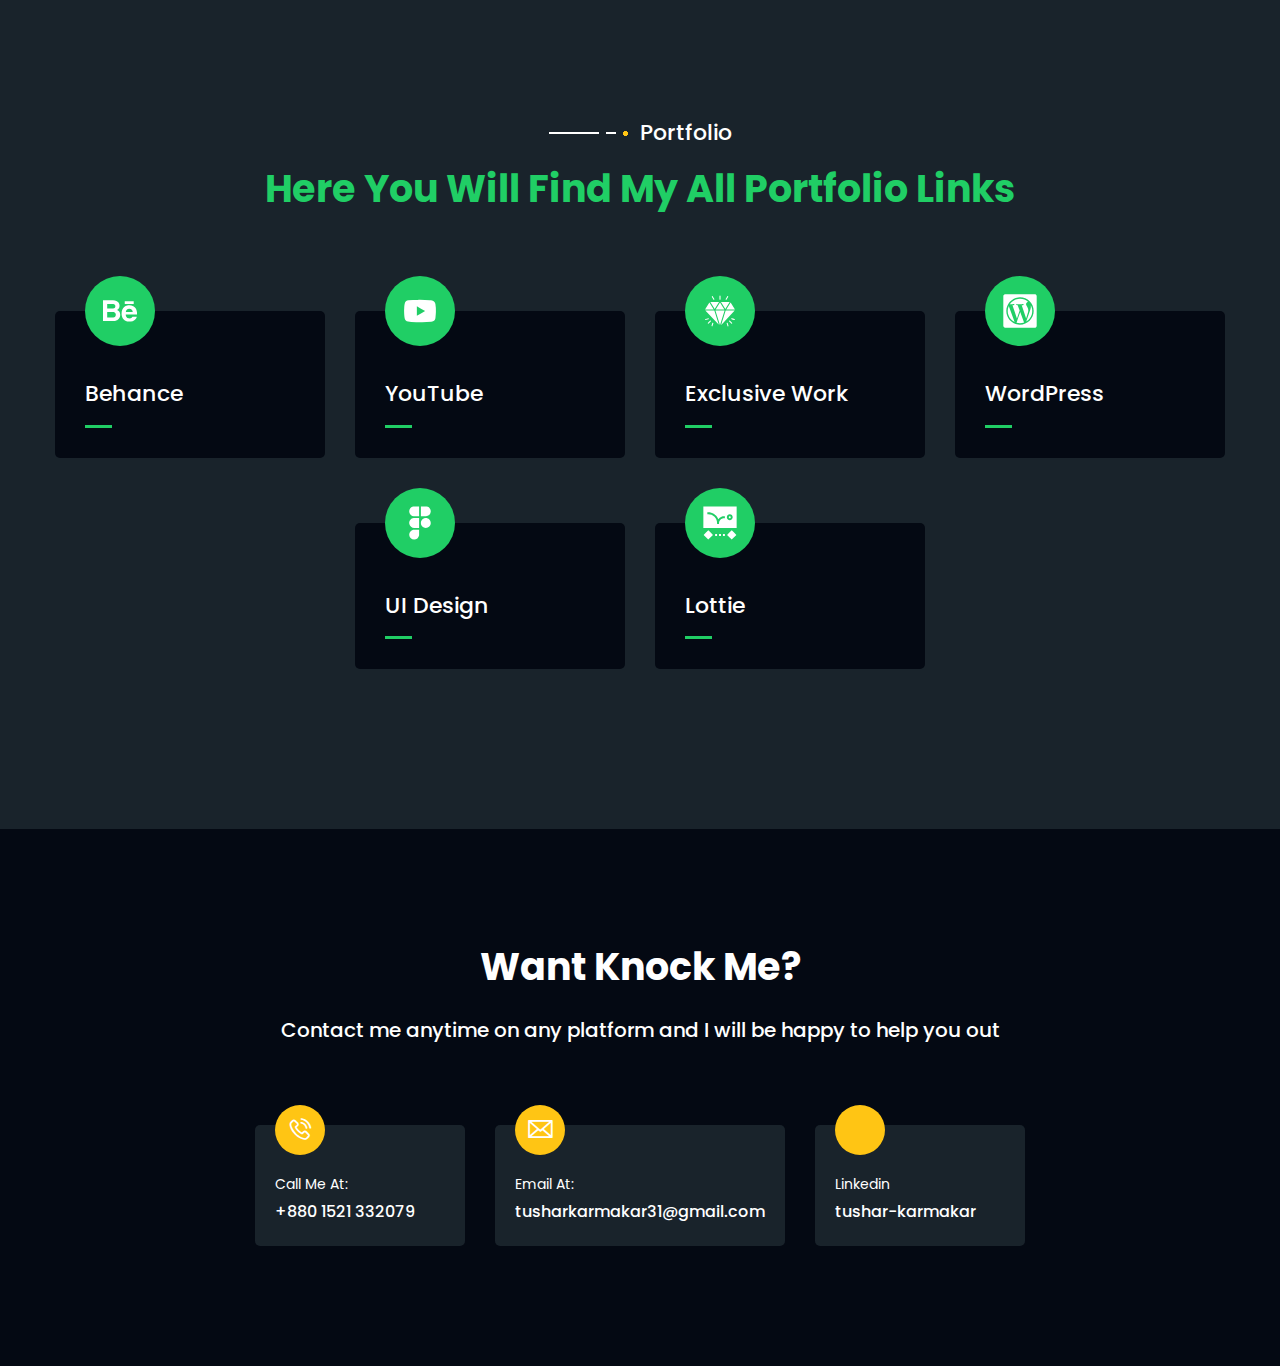
<file: PortfolioLinks.html>
<!DOCTYPE html>
<html lang="en">
  <head>
    <!-- set the encoding of your site -->
    <meta charset="utf-8" />
    <meta name="viewport" content="width=device-width, initial-scale=1.0" />
    <!-- set the page title -->
    <title>Tushar Karmakar | Personal Portfolio</title>
    <!-- inlcude google poppins font cdn link -->
    <link
      href="https://fonts.googleapis.com/css2?family=Poppins:ital,wght@0,300;0,400;0,500;0,700;1,300;1,400;1,500;1,700&display=swap"
      rel="stylesheet"
    />
    <!-- include the site bootstrap stylesheet -->
    <link rel="stylesheet" href="css/bootstrap.css" />
    <!-- include the site stylesheet -->
    <link rel="stylesheet" href="style.css" />
    <!-- include theme color setting stylesheet -->
    <link rel="stylesheet" href="css/colors.css" />
    <!-- include the site responsive stylesheet -->
    <link rel="stylesheet" href="css/responsive.css" />
  </head>
  <body>
    <section
      class="servicesBlock pt-7 pt-md-13 pt-lg-19 pb-lg-13 pt-xl-24 pb-xl-19"
    >
      <div id="services" class="mt-n43 pt-43">
        <div class="container">
          <header class="text-center mb-14 mb-lg-20">
            <h2 class="text-capitalize mb-4 mb-lg-7">
              <!-- headingTitle -->
              <strong
                class="fwMedium d-inline-block align-top text-white position-relative headingTitle text-capitalize mb-3 wow fadeInRight"
                >Portfolio</strong
              >
              <span class="d-block wow fadeInUp" data-wow-delay="0.5s"
                >Here You Will Find My All Portfolio Links</span
              >
            </h2>
          </header>
          <div class="row justify-content-center">
            <a href="https://www.behance.net/tusharkarmakar31">
              <div class="col-12 col-md-6 col-lg-4 col-xl-3 d-flex">
                <!-- msColumn -->
                <article
                  class="msColumn position-relative bg-dark rounded-lg pt-14 pb-1 px-6 w-100 mb-13 text-white wow fadeInUp"
                  data-wow-delay="1s"
                >
                  <!-- mscIcnWrap -->
                  <span
                    class="mscIcnWrap rounded-circle d-flex align-items-center text-center position-absolute wow bounceIn"
                    data-wow-delay="1.3s"
                  >
                    <span class="w-100">
                      <img
                        src="images/ico09.svg"
                        width="34"
                        height="34"
                        alt="icon"
                      />
                    </span>
                  </span>
                  <!-- hasLineBottom -->
                  <a href="https://www.behance.net/tusharkarmakar31">
                    <h3
                      class="h5 hasLineBottom fwMedium text-capitalize text-white position-relative pb-4 mb-5"
                    >
                      Behance
                    </h3>
                  </a>
                </article>
              </div></a
            >
            <a
              href="https://www.youtube.com/playlist?list=PLS6QWMA-bSrWuVEVfcOZ1xtH83zxNd3Lp"
            >
              <div class="col-12 col-md-6 col-lg-4 col-xl-3 d-flex">
                <!-- msColumn -->
                <article
                  class="msColumn position-relative bg-dark rounded-lg pt-14 pb-1 px-6 w-100 mb-13 text-white wow fadeInUp"
                  data-wow-delay="1s"
                >
                  <!-- mscIcnWrap -->
                  <span
                    class="mscIcnWrap rounded-circle d-flex align-items-center text-center position-absolute wow bounceIn"
                    data-wow-delay="1.3s"
                  >
                    <span class="w-100">
                      <img
                        src="images/ico10.svg"
                        width="34"
                        height="34"
                        alt="icon"
                      />
                    </span>
                  </span>
                  <!-- hasLineBottom -->
                  <a
                    href="https://www.youtube.com/playlist?list=PLS6QWMA-bSrWuVEVfcOZ1xtH83zxNd3Lp"
                  >
                    <h3
                      class="h5 hasLineBottom fwMedium text-capitalize text-white position-relative pb-4 mb-5"
                    >
                      YouTube
                    </h3>
                  </a>
                </article>
              </div></a
            >
            <a
              href="https://www.dropbox.com/sh/awshts9vd14nvyp/AAAfHs-I1rUzreLHSQx_ZybGa?dl=0"
            >
              <div class="col-12 col-md-6 col-lg-4 col-xl-3 d-flex">
                <!-- msColumn -->
                <article
                  class="msColumn position-relative bg-dark rounded-lg pt-14 pb-1 px-6 w-100 mb-13 text-white wow fadeInUp"
                  data-wow-delay="1s"
                >
                  <!-- mscIcnWrap -->
                  <span
                    class="mscIcnWrap rounded-circle d-flex align-items-center text-center position-absolute wow bounceIn"
                    data-wow-delay="1.3s"
                  >
                    <span class="w-100">
                      <img
                        src="images/ico11.svg"
                        width="34"
                        height="34"
                        alt="icon"
                      />
                    </span>
                  </span>
                  <!-- hasLineBottom -->
                  <a
                    href="https://www.dropbox.com/sh/awshts9vd14nvyp/AAAfHs-I1rUzreLHSQx_ZybGa?dl=0"
                  >
                    <h3
                      class="h5 hasLineBottom fwMedium text-capitalize text-white position-relative pb-4 mb-5"
                    >
                      Exclusive Work
                    </h3>
                  </a>
                </article>
              </div></a
            >
            <a href="https://tusharkarmakar.github.io/WordPress.html">
              <div class="col-12 col-md-6 col-lg-4 col-xl-3 d-flex">
                <!-- msColumn -->
                <article
                  class="msColumn position-relative bg-dark rounded-lg pt-14 pb-1 px-6 w-100 mb-13 text-white wow fadeInUp"
                  data-wow-delay="1s"
                >
                  <!-- mscIcnWrap -->
                  <span
                    class="mscIcnWrap rounded-circle d-flex align-items-center text-center position-absolute wow bounceIn"
                    data-wow-delay="1.3s"
                  >
                    <span class="w-100">
                      <img
                        src="images/ico03.svg"
                        width="34"
                        height="34"
                        alt="icon"
                      />
                    </span>
                  </span>
                  <!-- hasLineBottom -->
                  <a href="https://tusharkarmakar.github.io/WordPress.html">
                    <h3
                      class="h5 hasLineBottom fwMedium text-capitalize text-white position-relative pb-4 mb-5"
                    >
                      WordPress
                    </h3>
                  </a>
                </article>
              </div></a
            >
            <a href="https://tusharkarmakar.github.io/UIDesign.html">
              <div class="col-12 col-md-6 col-lg-4 col-xl-3 d-flex">
                <!-- msColumn -->
                <article
                  class="msColumn position-relative bg-dark rounded-lg pt-14 pb-1 px-6 w-100 mb-13 text-white wow fadeInUp"
                  data-wow-delay="1s"
                >
                  <!-- mscIcnWrap -->
                  <span
                    class="mscIcnWrap rounded-circle d-flex align-items-center text-center position-absolute wow bounceIn"
                    data-wow-delay="1.3s"
                  >
                    <span class="w-100">
                      <img
                        src="images/ico12.svg"
                        width="34"
                        height="34"
                        alt="icon"
                      />
                    </span>
                  </span>
                  <!-- hasLineBottom -->
                  <a href="https://tusharkarmakar.github.io/UIDesign.html">
                    <h3
                      class="h5 hasLineBottom fwMedium text-capitalize text-white position-relative pb-4 mb-5"
                    >
                      UI Design
                    </h3>
                  </a>
                </article>
              </div></a
            >
            <a href="https://n33.digital/lottie/">
              <div class="col-12 col-md-6 col-lg-4 col-xl-3 d-flex">
                <!-- msColumn -->
                <article
                  class="msColumn position-relative bg-dark rounded-lg pt-14 pb-1 px-6 w-100 mb-13 text-white wow fadeInUp"
                  data-wow-delay="1s"
                >
                  <!-- mscIcnWrap -->
                  <span
                    class="mscIcnWrap rounded-circle d-flex align-items-center text-center position-absolute wow bounceIn"
                    data-wow-delay="1.3s"
                  >
                    <span class="w-100">
                      <img
                        src="images/ico13.svg"
                        width="34"
                        height="34"
                        alt="icon"
                      />
                    </span>
                  </span>
                  <!-- hasLineBottom -->
                  <a href="https://n33.digital/lottie/">
                    <h3
                      class="h5 hasLineBottom fwMedium text-capitalize text-white position-relative pb-4 mb-5"
                    >
                      Lottie
                    </h3>
                  </a>
                </article>
              </div></a
            >
          </div>
        </div>
      </div>
    </section>
    <!-- platformBlock -->
    <section
      id="hire"
      class="platformBlock bg-dark text-white pt-7 pb-4 pt-md-10 pb-md-7 pt-lg-16 pb-lg-12 pt-xl-23 pb-xl-18"
    >
      <div class="container">
        <header class="text-center textSizeMedium mb-10 mb-md-16">
          <h2 class="text-white mb-5 wow fadeInUp">Want Knock Me?</h2>
          <p class="wow fadeInUp" data-wow-delay="0.7s">
            <strong class="fwMedium"
              >Contact me anytime on any platform and I will be happy to help
              you out</strong
            >
          </p>
        </header>
        <div class="row justify-content-center">
          <div class="col-12 col-sm-6 col-md-4 colXlDiv5">
            <!-- pfbColumn -->
            <aside
              class="pfbColumn position-relative w-100 text-white rounded-lg pt-10 px-4 pb-4 mb-6 wow fadeInUp"
              data-wow-delay="1s"
            >
              <i
                class="icomoon-telephone position-absolute bg-warning rounded-circle d-flex align-items-center justify-content-center text-white icn wow bounceIn"
                data-wow-delay="1.5s"
                ><span class="sr-only">icon</span></i
              >
              <strong class="title d-block font-weight-normal mb-1"
                >Call Me At:</strong
              >
              <strong class="d-block fwMedium">
                <a href="tel:+8801521332079">+880 1521 332079</a>
              </strong>
            </aside>
          </div>
          <div class="col-12 col-sm-6 col-md-4 colXlDiv5">
            <!-- pfbColumn -->
            <aside
              class="pfbColumn position-relative w-100 text-white rounded-lg pt-10 px-4 pb-4 mb-6 wow fadeInUp"
              data-wow-delay="1.5s"
            >
              <i
                class="icomoon-mail position-absolute bg-warning rounded-circle d-flex align-items-center justify-content-center text-white icn wow bounceIn"
                data-wow-delay="2s"
                ><span class="sr-only">icon</span></i
              >
              <strong class="title d-block font-weight-normal mb-1"
                >Email At:</strong
              >
              <strong class="d-block fwMedium">
                <a href="mailto:tusharkarmakar31@gmail.com"
                  >tusharkarmakar31@gmail.com</a
                >
              </strong>
            </aside>
          </div>
          <div class="col-12 col-sm-6 col-md-4 colXlDiv5">
            <!-- pfbColumn -->
            <aside
              class="pfbColumn position-relative w-100 text-white rounded-lg pt-10 px-4 pb-4 mb-6 wow fadeInUp"
              data-wow-delay="2s"
            >
              <i
                class="fab fa-linkedin-in position-absolute bg-warning rounded-circle d-flex align-items-center justify-content-center text-white icn wow bounceIn"
                data-wow-delay="2.5s"
                ><span class="sr-only">icon</span></i
              >
              <strong class="title d-block font-weight-normal mb-1"
                >Linkedin</strong
              >
              <strong class="d-block fwMedium">
                <a href="https://www.linkedin.com/in/tushar-karmakar-a0790115b/"
                  >tushar-karmakar</a
                >
              </strong>
            </aside>
          </div>
        </div>
      </div>
    </section>
  </body>
</html>
</file>
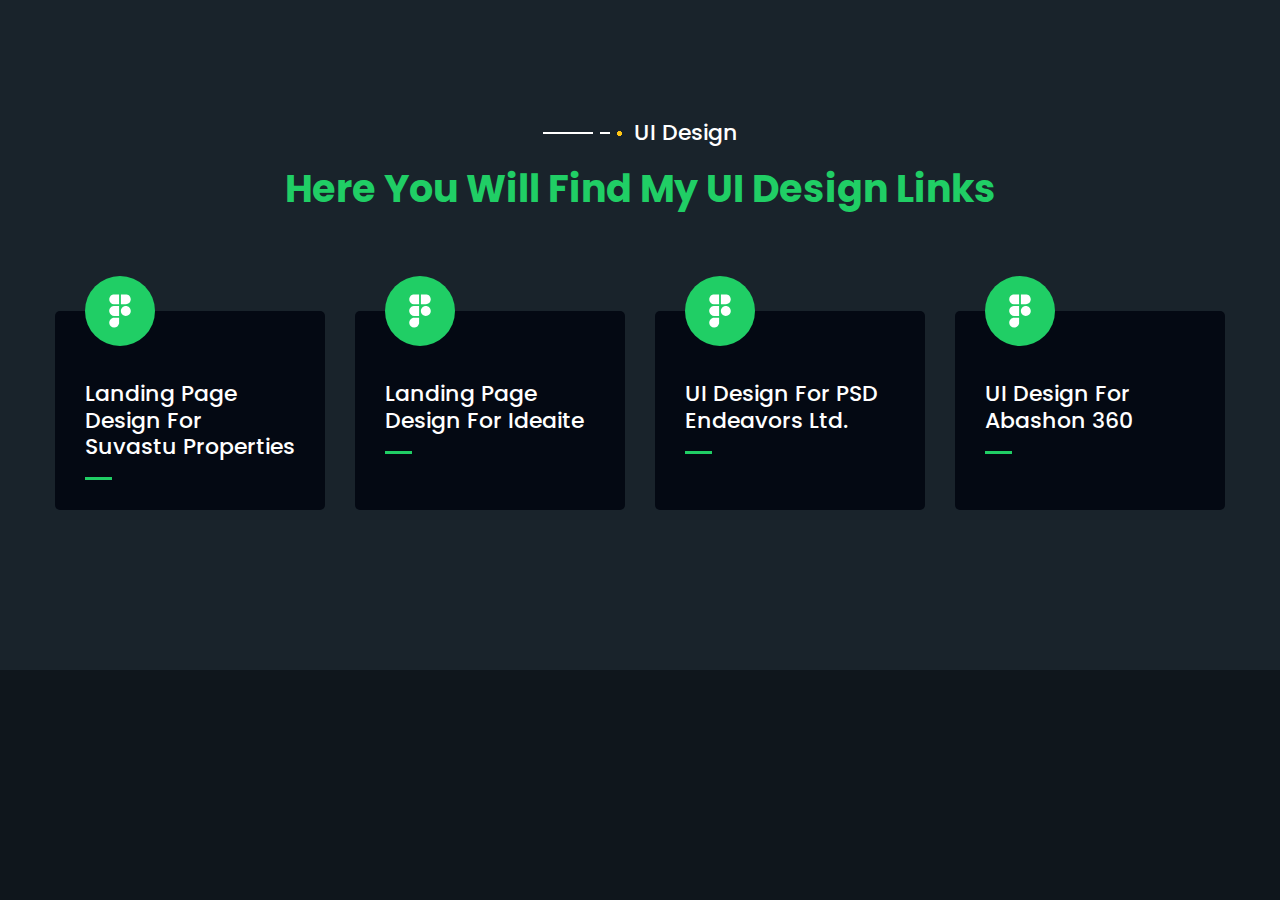
<file: UIDesign.html>
<!DOCTYPE html>
<html lang="en">
  <head>
    <!-- set the encoding of your site -->
    <meta charset="utf-8" />
    <meta name="viewport" content="width=device-width, initial-scale=1.0" />
    <!-- set the page title -->
    <title>Tushar Karmakar | Personal Portfolio</title>
    <!-- inlcude google poppins font cdn link -->
    <link
      href="https://fonts.googleapis.com/css2?family=Poppins:ital,wght@0,300;0,400;0,500;0,700;1,300;1,400;1,500;1,700&display=swap"
      rel="stylesheet"
    />
    <!-- include the site bootstrap stylesheet -->
    <link rel="stylesheet" href="css/bootstrap.css" />
    <!-- include the site stylesheet -->
    <link rel="stylesheet" href="style.css" />
    <!-- include theme color setting stylesheet -->
    <link rel="stylesheet" href="css/colors.css" />
    <!-- include the site responsive stylesheet -->
    <link rel="stylesheet" href="css/responsive.css" />
  </head>
  <body>
    <section
      class="servicesBlock pt-7 pt-md-13 pt-lg-19 pb-lg-13 pt-xl-24 pb-xl-19"
    >
      <div id="services" class="mt-n43 pt-43">
        <div class="container">
          <header class="text-center mb-14 mb-lg-20">
            <h2 class="text-capitalize mb-4 mb-lg-7">
              <!-- headingTitle -->
              <strong
                class="fwMedium d-inline-block align-top text-white position-relative headingTitle text-capitalize mb-3 wow fadeInRight"
                >UI Design</strong
              >
              <span class="d-block wow fadeInUp" data-wow-delay="0.5s"
                >Here You Will Find My UI Design Links</span
              >
            </h2>
          </header>
          <div class="row justify-content-center">
            <a
              href="https://www.figma.com/proto/g6Sy2tDymuRJXj8wgDxUFL/Suvastu-Web-Ui-Version-2?page-id=0%3A1&node-id=4%3A2&viewport=522%2C113%2C0.18&scaling=min-zoom&starting-point-node-id=4%3A2"
            >
              <div class="col-12 col-md-6 col-lg-4 col-xl-3 d-flex">
                <!-- msColumn -->
                <article
                  class="msColumn position-relative bg-dark rounded-lg pt-14 pb-1 px-6 w-100 mb-13 text-white wow fadeInUp"
                  data-wow-delay="1s"
                >
                  <!-- mscIcnWrap -->
                  <span
                    class="mscIcnWrap rounded-circle d-flex align-items-center text-center position-absolute wow bounceIn"
                    data-wow-delay="1.3s"
                  >
                    <span class="w-100">
                      <img
                        src="images/ico12.svg"
                        width="34"
                        height="34"
                        alt="icon"
                      />
                    </span>
                  </span>
                  <!-- hasLineBottom -->
                  <a
                    href="https://www.figma.com/proto/g6Sy2tDymuRJXj8wgDxUFL/Suvastu-Web-Ui-Version-2?page-id=0%3A1&node-id=4%3A2&viewport=522%2C113%2C0.18&scaling=min-zoom&starting-point-node-id=4%3A2"
                  >
                    <h3
                      class="h5 hasLineBottom fwMedium text-capitalize text-white position-relative pb-4 mb-5"
                    >
                      Landing Page Design For Suvastu Properties
                    </h3>
                  </a>
                </article>
              </div>
            </a>
            <a
              href="https://www.figma.com/proto/lAlphnQiFBxED4AezRiSMM/ideaite?page-id=0%3A1&node-id=1%3A2&viewport=-1592%2C522%2C0.5&scaling=min-zoom&starting-point-node-id=1%3A2"
            >
              <div class="col-12 col-md-6 col-lg-4 col-xl-3 d-flex">
                <!-- msColumn -->
                <article
                  class="msColumn position-relative bg-dark rounded-lg pt-14 pb-1 px-6 w-100 mb-13 text-white wow fadeInUp"
                  data-wow-delay="1s"
                >
                  <!-- mscIcnWrap -->
                  <span
                    class="mscIcnWrap rounded-circle d-flex align-items-center text-center position-absolute wow bounceIn"
                    data-wow-delay="1.3s"
                  >
                    <span class="w-100">
                      <img
                        src="images/ico12.svg"
                        width="34"
                        height="34"
                        alt="icon"
                      />
                    </span>
                  </span>
                  <!-- hasLineBottom -->
                  <a
                    href="https://www.figma.com/proto/lAlphnQiFBxED4AezRiSMM/ideaite?page-id=0%3A1&node-id=1%3A2&viewport=-1592%2C522%2C0.5&scaling=min-zoom&starting-point-node-id=1%3A2"
                  >
                    <h3
                      class="h5 hasLineBottom fwMedium text-capitalize text-white position-relative pb-4 mb-5"
                    >
                      Landing Page Design For Ideaite
                    </h3>
                  </a>
                </article>
              </div>
            </a>
            <a
              href="https://www.figma.com/proto/IkhYWKIAyDFv6j5mXX4Pbc/PSD-UI-Template?page-id=0%3A1&node-id=2%3A5&viewport=-116%2C-69%2C0.19&scaling=scale-down&starting-point-node-id=2%3A5"
            >
              <div class="col-12 col-md-6 col-lg-4 col-xl-3 d-flex">
                <!-- msColumn -->
                <article
                  class="msColumn position-relative bg-dark rounded-lg pt-14 pb-1 px-6 w-100 mb-13 text-white wow fadeInUp"
                  data-wow-delay="1s"
                >
                  <!-- mscIcnWrap -->
                  <span
                    class="mscIcnWrap rounded-circle d-flex align-items-center text-center position-absolute wow bounceIn"
                    data-wow-delay="1.3s"
                  >
                    <span class="w-100">
                      <img
                        src="images/ico12.svg"
                        width="34"
                        height="34"
                        alt="icon"
                      />
                    </span>
                  </span>
                  <!-- hasLineBottom -->
                  <a
                    href="https://www.figma.com/proto/IkhYWKIAyDFv6j5mXX4Pbc/PSD-UI-Template?page-id=0%3A1&node-id=2%3A5&viewport=-116%2C-69%2C0.19&scaling=scale-down&starting-point-node-id=2%3A5"
                  >
                    <h3
                      class="h5 hasLineBottom fwMedium text-capitalize text-white position-relative pb-4 mb-5"
                    >
                      UI Design For PSD Endeavors Ltd.
                    </h3>
                  </a>
                </article>
              </div>
            </a>
            <a
              href="https://www.figma.com/proto/cvKOvgOP86HJiAmvYENYS7/Abashon-360-version-2?page-id=0%3A1&node-id=1%3A7&viewport=1294%2C-216%2C0.32&scaling=min-zoom&starting-point-node-id=1%3A7&show-proto-sidebar=1"
            >
              <div class="col-12 col-md-6 col-lg-4 col-xl-3 d-flex">
                <!-- msColumn -->
                <article
                  class="msColumn position-relative bg-dark rounded-lg pt-14 pb-1 px-6 w-100 mb-13 text-white wow fadeInUp"
                  data-wow-delay="1s"
                >
                  <!-- mscIcnWrap -->
                  <span
                    class="mscIcnWrap rounded-circle d-flex align-items-center text-center position-absolute wow bounceIn"
                    data-wow-delay="1.3s"
                  >
                    <span class="w-100">
                      <img
                        src="images/ico12.svg"
                        width="34"
                        height="34"
                        alt="icon"
                      />
                    </span>
                  </span>
                  <!-- hasLineBottom -->
                  <a
                    href="https://www.figma.com/proto/cvKOvgOP86HJiAmvYENYS7/Abashon-360-version-2?page-id=0%3A1&node-id=1%3A7&viewport=1294%2C-216%2C0.32&scaling=min-zoom&starting-point-node-id=1%3A7&show-proto-sidebar=1"
                  >
                    <h3
                      class="h5 hasLineBottom fwMedium text-capitalize text-white position-relative pb-4 mb-5"
                    >
                      UI Design For Abashon 360
                    </h3>
                  </a>
                </article>
              </div>
            </a>
          </div>
        </div>
      </div>
    </section>
  </body>
</html>
</file>
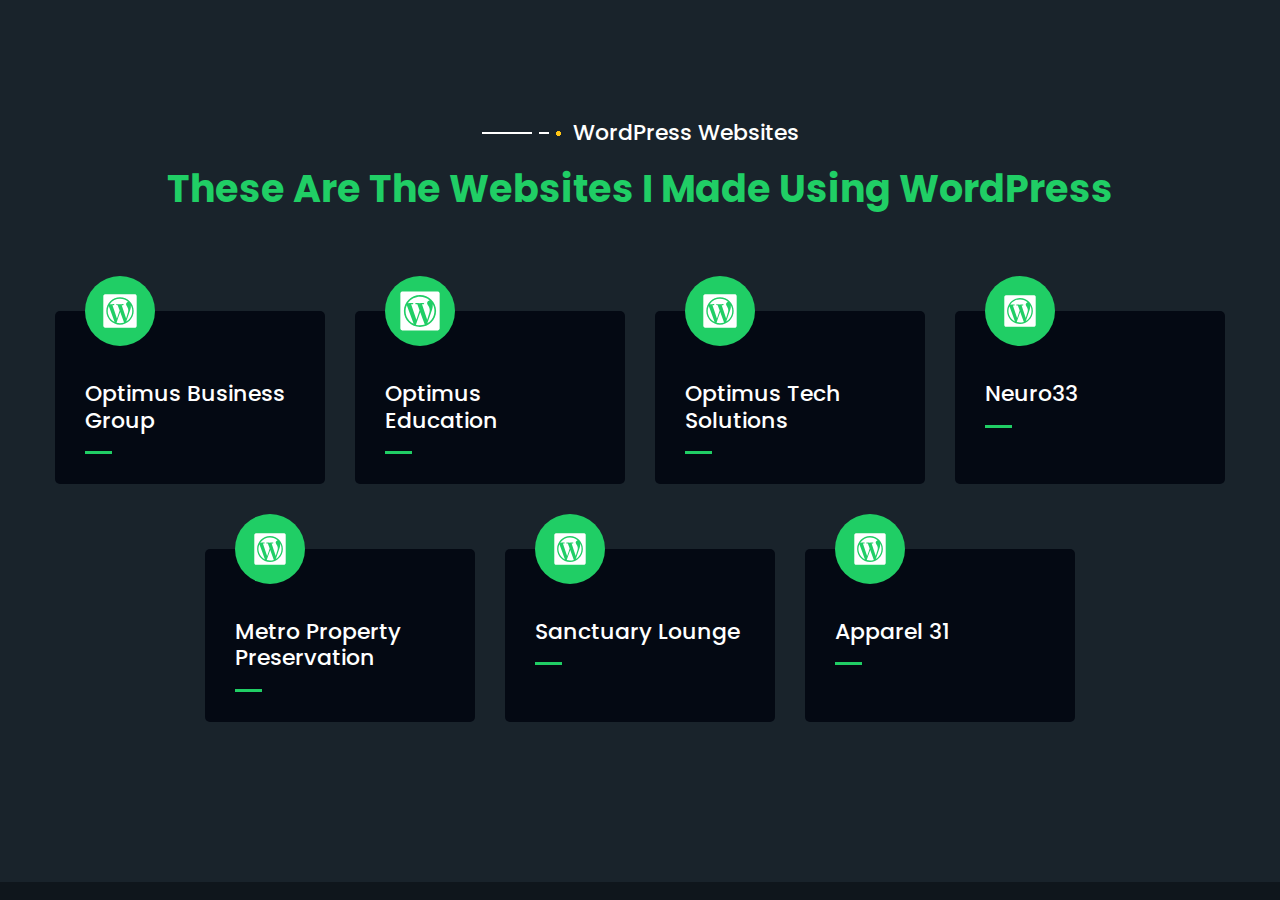
<file: WordPress.html>
<!DOCTYPE html>
<html lang="en">
  <head>
    <!-- set the encoding of your site -->
    <meta charset="utf-8" />
    <meta name="viewport" content="width=device-width, initial-scale=1.0" />
    <!-- set the page title -->
    <title>Tushar Karmakar | Personal Portfolio</title>
    <!-- inlcude google poppins font cdn link -->
    <link
      href="https://fonts.googleapis.com/css2?family=Poppins:ital,wght@0,300;0,400;0,500;0,700;1,300;1,400;1,500;1,700&display=swap"
      rel="stylesheet"
    />
    <!-- include the site bootstrap stylesheet -->
    <link rel="stylesheet" href="css/bootstrap.css" />
    <!-- include the site stylesheet -->
    <link rel="stylesheet" href="style.css" />
    <!-- include theme color setting stylesheet -->
    <link rel="stylesheet" href="css/colors.css" />
    <!-- include the site responsive stylesheet -->
    <link rel="stylesheet" href="css/responsive.css" />
  </head>
  <body>
    <section
      class="servicesBlock pt-7 pt-md-13 pt-lg-19 pb-lg-13 pt-xl-24 pb-xl-19"
    >
      <div id="services" class="mt-n43 pt-43">
        <div class="container">
          <header class="text-center mb-14 mb-lg-20">
            <h2 class="text-capitalize mb-4 mb-lg-7">
              <!-- headingTitle -->
              <strong
                class="fwMedium d-inline-block align-top text-white position-relative headingTitle text-capitalize mb-3 wow fadeInRight"
                >WordPress websites</strong
              >
              <span class="d-block wow fadeInUp" data-wow-delay="0.5s"
                >These are the websites I made using WordPress</span
              >
            </h2>
          </header>
          <div class="row justify-content-center">
            <a href="https://optimusbiz.global/">
              <div class="col-12 col-md-6 col-lg-4 col-xl-3 d-flex">
                <!-- msColumn -->
                <article
                  class="msColumn position-relative bg-dark rounded-lg pt-14 pb-1 px-6 w-100 mb-13 text-white wow fadeInUp"
                  data-wow-delay="1s"
                >
                  <!-- mscIcnWrap -->
                  <span
                    class="mscIcnWrap rounded-circle d-flex align-items-center text-center position-absolute wow bounceIn"
                    data-wow-delay="1.3s"
                  >
                    <span class="w-100">
                      <img
                        src="images/ico03.svg"
                        width="34"
                        height="34"
                        alt="icon"
                      />
                    </span>
                  </span>
                  <!-- hasLineBottom -->
                  <a href="https://optimusbiz.global/">
                    <h3
                      class="h5 hasLineBottom fwMedium text-capitalize text-white position-relative pb-4 mb-5"
                    >
                      Optimus Business Group
                    </h3>
                  </a>
                </article>
              </div>
            </a>
            <a href="https://optimusedu.com/">
              <div class="col-12 col-md-6 col-lg-4 col-xl-3 d-flex">
                <!-- msColumn -->
                <article
                  class="msColumn position-relative bg-dark rounded-lg pt-14 pb-1 px-6 w-100 mb-13 text-white wow fadeInUp"
                  data-wow-delay="1.5s"
                >
                  <!-- mscIcnWrap -->
                  <span
                    class="mscIcnWrap rounded-circle d-flex align-items-center text-center position-absolute wow bounceIn"
                    data-wow-delay="1.8s"
                  >
                    <span class="w-100">
                      <img
                        src="images/ico03.svg"
                        width="40"
                        height="37"
                        alt="icon"
                      />
                    </span>
                  </span>
                  <!-- hasLineBottom -->
                  <a href="https://optimusedu.com/">
                    <h3
                      class="h5 hasLineBottom fwMedium text-capitalize text-white position-relative pb-4 mb-5"
                    >
                      Optimus Education
                    </h3>
                  </a>
                </article>
              </div>
            </a>
            <a href="https://optimustechs.com/">
              <div class="col-12 col-md-6 col-lg-4 col-xl-3 d-flex">
                <!-- msColumn -->
                <article
                  class="msColumn position-relative bg-dark rounded-lg pt-14 pb-1 px-6 w-100 mb-13 text-white wow fadeInUp"
                  data-wow-delay="2s"
                >
                  <!-- mscIcnWrap -->
                  <span
                    class="mscIcnWrap rounded-circle d-flex align-items-center text-center position-absolute wow bounceIn"
                    data-wow-delay="2.3s"
                  >
                    <span class="w-100">
                      <img
                        src="images/ico03.svg"
                        width="34"
                        height="37"
                        alt="icon"
                      />
                    </span>
                  </span>
                  <!-- hasLineBottom -->
                  <a href="https://optimustechs.com/">
                    <h3
                      class="h5 hasLineBottom fwMedium text-capitalize text-white position-relative pb-4 mb-5"
                    >
                      Optimus Tech Solutions
                    </h3>
                  </a>
                </article>
              </div>
            </a>
            <a href="https://neuron33.com/">
              <div class="col-12 col-md-6 col-lg-4 col-xl-3 d-flex">
                <!-- msColumn -->
                <article
                  class="msColumn position-relative bg-dark rounded-lg pt-14 pb-1 px-6 w-100 mb-13 text-white wow fadeInUp"
                  data-wow-delay="2.5s"
                >
                  <!-- mscIcnWrap -->
                  <span
                    class="mscIcnWrap rounded-circle d-flex align-items-center text-center position-absolute wow bounceIn"
                    data-wow-delay="2.8s"
                  >
                    <span class="w-100">
                      <img
                        src="images/ico03.svg"
                        width="32"
                        height="39"
                        alt="icon"
                      />
                    </span>
                  </span>
                  <!-- hasLineBottom -->
                  <a href="https://neuron33.com/">
                    <h3
                      class="h5 hasLineBottom fwMedium text-capitalize text-white position-relative pb-4 mb-5"
                    >
                      Neuro33
                    </h3>
                  </a>
                </article>
              </div>
            </a>
            <a href="https://metropreservation.com/">
              <div class="col-12 col-md-6 col-lg-4 col-xl-3 d-flex">
                <!-- msColumn -->
                <article
                  class="msColumn position-relative bg-dark rounded-lg pt-14 pb-1 px-6 w-100 mb-13 text-white wow fadeInUp"
                  data-wow-delay="2.5s"
                >
                  <!-- mscIcnWrap -->
                  <span
                    class="mscIcnWrap rounded-circle d-flex align-items-center text-center position-absolute wow bounceIn"
                    data-wow-delay="2.8s"
                  >
                    <span class="w-100">
                      <img
                        src="images/ico03.svg"
                        width="32"
                        height="39"
                        alt="icon"
                      />
                    </span>
                  </span>
                  <!-- hasLineBottom -->
                  <a href="https://metropreservation.com/">
                    <h3
                      class="h5 hasLineBottom fwMedium text-capitalize text-white position-relative pb-4 mb-5"
                    >
                      Metro Property Preservation
                    </h3>
                  </a>
                </article>
              </div>
            </a>
            <a href="https://sanctuarylounge.com.au/">
              <div class="col-12 col-md-6 col-lg-4 col-xl-3 d-flex">
                <!-- msColumn -->
                <article
                  class="msColumn position-relative bg-dark rounded-lg pt-14 pb-1 px-6 w-100 mb-13 text-white wow fadeInUp"
                  data-wow-delay="2.5s"
                >
                  <!-- mscIcnWrap -->
                  <span
                    class="mscIcnWrap rounded-circle d-flex align-items-center text-center position-absolute wow bounceIn"
                    data-wow-delay="2.8s"
                  >
                    <span class="w-100">
                      <img
                        src="images/ico03.svg"
                        width="32"
                        height="39"
                        alt="icon"
                      />
                    </span>
                  </span>
                  <!-- hasLineBottom -->
                  <a href="https://sanctuarylounge.com.au/">
                    <h3
                      class="h5 hasLineBottom fwMedium text-capitalize text-white position-relative pb-4 mb-5"
                    >
                      Sanctuary Lounge
                    </h3>
                  </a>
                </article>
              </div>
            </a>
            <a href="https://www.apparel31.co.uk/">
              <div class="col-12 col-md-6 col-lg-4 col-xl-3 d-flex">
                <!-- msColumn -->
                <article
                  class="msColumn position-relative bg-dark rounded-lg pt-14 pb-1 px-6 w-100 mb-13 text-white wow fadeInUp"
                  data-wow-delay="2.5s"
                >
                  <!-- mscIcnWrap -->
                  <span
                    class="mscIcnWrap rounded-circle d-flex align-items-center text-center position-absolute wow bounceIn"
                    data-wow-delay="2.8s"
                  >
                    <span class="w-100">
                      <img
                        src="images/ico03.svg"
                        width="32"
                        height="39"
                        alt="icon"
                      />
                    </span>
                  </span>
                  <!-- hasLineBottom -->
                  <a href="https://www.apparel31.co.uk/">
                    <h3
                      class="h5 hasLineBottom fwMedium text-capitalize text-white position-relative pb-4 mb-5"
                    >
                      Apparel 31
                    </h3>
                  </a>
                </article>
              </div>
            </a>
          </div>
        </div>
      </div>
    </section>
  </body>
</html>
</file>
<file: style.css>
/*
	Theme Name: Scavvios
	Author: Anonymous
	Author URI:
	Version: 1
	Description: Scavvios theme for Wordpress
	License: GNU General Public License v2 or later
	License URI: http://www.gnu.org/licenses/gpl-2.0.html
	Text Domain: Scavvios
	Tags: one-column, two-columns
	Theme URI:
*/

/*------------------------------------------------------------------
Icomoon / .icomoon
Slick Slider / .slick-slider
Page Wrapper / #pageWrapper
Image Fit / .imgFit
Background (size) Cover / .bgCover
Svg Mask Background / .svgBg
Pointer Events None / .inaccessible
Font Weight Medium / .fwMedium
Text Size Medium / .textSizeMedium
button Theme / .btnTheme
button Theme Outline / .btnThemeOutline
button White / .btnWhite
button Width Small / .btnMinSmall
Header fixer / .headerFixer
Page Main Header / #pageHeader
Page Logo / .logo
Page Main Navigation / .pgMainNavigation
Page Burger Menu Opener / .pgNavOpener
Page Navigation Collapse / .pageMainNavCollapse
Heading Title / .headingTitle
Intro Block Parallax Wrap / .ibUpperWrap
Intro Block / .introBlock
Intro Block Image / .ibImgHolder
Intro Block Social Networks / .ibSocialNetworks
About Block Features Wrap / .abFeaturesWrap
About Block Features List / .abFeatureList
About Block Features Column / .abflColumn
About Block Features Tag / .abflcTag
About Block Features Heading / .abflcHeading
Story Column / .msColumn
Progress Title / .prgTitle
Progress Show Span / .prgShowSpan
Progress Pie Chart List / .pieList
Filter List / .filtersList
mcwColumn / .mcwColumn
mcwcCaption / .mcwcCaption
stImgHolder / .stImgHolder
experienceList / .experienceList
elStoryColumn / .elStoryColumn
escIcnWrap / .escIcnWrap
clientQuote / .clientQuote
sponsorsList / .sponsorsList
dotsList / .dotsList
nwbColumn / .nwbColumn
pfbColumn / .pfbColumn
labelAbsolute / .labelAbsolute
textCopyright / .textCopyright
footer nav list / .ftNav
Button back to top / .btnTop
*/

@font-face {
	font-family: "icomoon";
	src: url("fonts/icomoon.ttf?h7kkm8") format("truetype"), url("fonts/icomoon.woff?h7kkm8") format("woff"), url("fonts/icomoon.svg?h7kkm8#icomoon") format("svg");
	font-weight: normal;
	font-style: normal;
	font-display: block;
}

[class^="icomoon-"],
[class*=" icomoon-"] {
	font-family: "icomoon" !important;
	speak: none;
	font-style: normal;
	font-weight: normal;
	font-variant: normal;
	text-transform: none;
	line-height: 1;
	-webkit-font-smoothing: antialiased;
	-moz-osx-font-smoothing: grayscale;
}

.icomoon-mail:before {
	content: "\e901";
}

.icomoon-telephone:before {
	content: "\e902";
}

.icomoon-quote:before {
	content: "\e900";
}

img {
	max-width: 100%;
	height: auto;
}

.comment-form input[type="text"],
.search-form input[type="text"],
.post-password-form input[type="text"],
.comment-form
input[type="tel"],
.search-form
input[type="tel"],
.post-password-form
input[type="tel"],
.comment-form
input[type="email"],
.search-form
input[type="email"],
.post-password-form
input[type="email"],
.comment-form
input[type="search"],
.search-form
input[type="search"],
.post-password-form
input[type="search"],
.comment-form
input[type="password"],
.search-form
input[type="password"],
.post-password-form
input[type="password"],
.comment-form
input[type="url"],
.search-form
input[type="url"],
.post-password-form
input[type="url"],
.comment-form
input[type="date"],
.search-form
input[type="date"],
.post-password-form
input[type="date"],
.comment-form
textarea,
.search-form
textarea,
.post-password-form
textarea {
	-webkit-appearance: none;
	-webkit-border-radius: 0;
	border: 1px solid #999;
	padding: .5em .7em;
}

.comment-form input[type="text"]:focus,
.search-form input[type="text"]:focus,
.post-password-form input[type="text"]:focus,
.comment-form
  input[type="tel"]:focus,
.search-form
  input[type="tel"]:focus,
.post-password-form
  input[type="tel"]:focus,
.comment-form
  input[type="email"]:focus,
.search-form
  input[type="email"]:focus,
.post-password-form
  input[type="email"]:focus,
.comment-form
  input[type="search"]:focus,
.search-form
  input[type="search"]:focus,
.post-password-form
  input[type="search"]:focus,
.comment-form
  input[type="password"]:focus,
.search-form
  input[type="password"]:focus,
.post-password-form
  input[type="password"]:focus,
.comment-form
  input[type="url"]:focus,
.search-form
  input[type="url"]:focus,
.post-password-form
  input[type="url"]:focus,
.comment-form
  input[type="date"]:focus,
.search-form
  input[type="date"]:focus,
.post-password-form
  input[type="date"]:focus,
.comment-form
  textarea:focus,
.search-form
  textarea:focus,
.post-password-form
  textarea:focus {
	border-color: #333;
}

.comment-form input[type="text"]::-webkit-input-placeholder,
.search-form input[type="text"]::-webkit-input-placeholder,
.post-password-form input[type="text"]::-webkit-input-placeholder,
.comment-form
  input[type="tel"]::-webkit-input-placeholder,
.search-form
  input[type="tel"]::-webkit-input-placeholder,
.post-password-form
  input[type="tel"]::-webkit-input-placeholder,
.comment-form
  input[type="email"]::-webkit-input-placeholder,
.search-form
  input[type="email"]::-webkit-input-placeholder,
.post-password-form
  input[type="email"]::-webkit-input-placeholder,
.comment-form
  input[type="search"]::-webkit-input-placeholder,
.search-form
  input[type="search"]::-webkit-input-placeholder,
.post-password-form
  input[type="search"]::-webkit-input-placeholder,
.comment-form
  input[type="password"]::-webkit-input-placeholder,
.search-form
  input[type="password"]::-webkit-input-placeholder,
.post-password-form
  input[type="password"]::-webkit-input-placeholder,
.comment-form
  input[type="url"]::-webkit-input-placeholder,
.search-form
  input[type="url"]::-webkit-input-placeholder,
.post-password-form
  input[type="url"]::-webkit-input-placeholder,
.comment-form
  input[type="date"]::-webkit-input-placeholder,
.search-form
  input[type="date"]::-webkit-input-placeholder,
.post-password-form
  input[type="date"]::-webkit-input-placeholder,
.comment-form
  textarea::-webkit-input-placeholder,
.search-form
  textarea::-webkit-input-placeholder,
.post-password-form
  textarea::-webkit-input-placeholder {
	color: #ccc;
}

.comment-form input[type="text"]::-moz-placeholder,
.search-form input[type="text"]::-moz-placeholder,
.post-password-form input[type="text"]::-moz-placeholder,
.comment-form
  input[type="tel"]::-moz-placeholder,
.search-form
  input[type="tel"]::-moz-placeholder,
.post-password-form
  input[type="tel"]::-moz-placeholder,
.comment-form
  input[type="email"]::-moz-placeholder,
.search-form
  input[type="email"]::-moz-placeholder,
.post-password-form
  input[type="email"]::-moz-placeholder,
.comment-form
  input[type="search"]::-moz-placeholder,
.search-form
  input[type="search"]::-moz-placeholder,
.post-password-form
  input[type="search"]::-moz-placeholder,
.comment-form
  input[type="password"]::-moz-placeholder,
.search-form
  input[type="password"]::-moz-placeholder,
.post-password-form
  input[type="password"]::-moz-placeholder,
.comment-form
  input[type="url"]::-moz-placeholder,
.search-form
  input[type="url"]::-moz-placeholder,
.post-password-form
  input[type="url"]::-moz-placeholder,
.comment-form
  input[type="date"]::-moz-placeholder,
.search-form
  input[type="date"]::-moz-placeholder,
.post-password-form
  input[type="date"]::-moz-placeholder,
.comment-form
  textarea::-moz-placeholder,
.search-form
  textarea::-moz-placeholder,
.post-password-form
  textarea::-moz-placeholder {
	opacity: 1;
	color: #ccc;
}

.comment-form input[type="text"]:-moz-placeholder,
.search-form input[type="text"]:-moz-placeholder,
.post-password-form input[type="text"]:-moz-placeholder,
.comment-form
  input[type="tel"]:-moz-placeholder,
.search-form
  input[type="tel"]:-moz-placeholder,
.post-password-form
  input[type="tel"]:-moz-placeholder,
.comment-form
  input[type="email"]:-moz-placeholder,
.search-form
  input[type="email"]:-moz-placeholder,
.post-password-form
  input[type="email"]:-moz-placeholder,
.comment-form
  input[type="search"]:-moz-placeholder,
.search-form
  input[type="search"]:-moz-placeholder,
.post-password-form
  input[type="search"]:-moz-placeholder,
.comment-form
  input[type="password"]:-moz-placeholder,
.search-form
  input[type="password"]:-moz-placeholder,
.post-password-form
  input[type="password"]:-moz-placeholder,
.comment-form
  input[type="url"]:-moz-placeholder,
.search-form
  input[type="url"]:-moz-placeholder,
.post-password-form
  input[type="url"]:-moz-placeholder,
.comment-form
  input[type="date"]:-moz-placeholder,
.search-form
  input[type="date"]:-moz-placeholder,
.post-password-form
  input[type="date"]:-moz-placeholder,
.comment-form
  textarea:-moz-placeholder,
.search-form
  textarea:-moz-placeholder,
.post-password-form
  textarea:-moz-placeholder {
	color: #ccc;
}

.comment-form input[type="text"]:-ms-input-placeholder,
.search-form input[type="text"]:-ms-input-placeholder,
.post-password-form input[type="text"]:-ms-input-placeholder,
.comment-form
  input[type="tel"]:-ms-input-placeholder,
.search-form
  input[type="tel"]:-ms-input-placeholder,
.post-password-form
  input[type="tel"]:-ms-input-placeholder,
.comment-form
  input[type="email"]:-ms-input-placeholder,
.search-form
  input[type="email"]:-ms-input-placeholder,
.post-password-form
  input[type="email"]:-ms-input-placeholder,
.comment-form
  input[type="search"]:-ms-input-placeholder,
.search-form
  input[type="search"]:-ms-input-placeholder,
.post-password-form
  input[type="search"]:-ms-input-placeholder,
.comment-form
  input[type="password"]:-ms-input-placeholder,
.search-form
  input[type="password"]:-ms-input-placeholder,
.post-password-form
  input[type="password"]:-ms-input-placeholder,
.comment-form
  input[type="url"]:-ms-input-placeholder,
.search-form
  input[type="url"]:-ms-input-placeholder,
.post-password-form
  input[type="url"]:-ms-input-placeholder,
.comment-form
  input[type="date"]:-ms-input-placeholder,
.search-form
  input[type="date"]:-ms-input-placeholder,
.post-password-form
  input[type="date"]:-ms-input-placeholder,
.comment-form
  textarea:-ms-input-placeholder,
.search-form
  textarea:-ms-input-placeholder,
.post-password-form
  textarea:-ms-input-placeholder {
	color: #ccc;
}

.comment-form input[type="text"].placeholder,
.search-form input[type="text"].placeholder,
.post-password-form input[type="text"].placeholder,
.comment-form
  input[type="tel"].placeholder,
.search-form
  input[type="tel"].placeholder,
.post-password-form
  input[type="tel"].placeholder,
.comment-form
  input[type="email"].placeholder,
.search-form
  input[type="email"].placeholder,
.post-password-form
  input[type="email"].placeholder,
.comment-form
  input[type="search"].placeholder,
.search-form
  input[type="search"].placeholder,
.post-password-form
  input[type="search"].placeholder,
.comment-form
  input[type="password"].placeholder,
.search-form
  input[type="password"].placeholder,
.post-password-form
  input[type="password"].placeholder,
.comment-form
  input[type="url"].placeholder,
.search-form
  input[type="url"].placeholder,
.post-password-form
  input[type="url"].placeholder,
.comment-form
  input[type="date"].placeholder,
.search-form
  input[type="date"].placeholder,
.post-password-form
  input[type="date"].placeholder,
.comment-form
  textarea.placeholder,
.search-form
  textarea.placeholder,
.post-password-form
  textarea.placeholder {
	color: #ccc;
}

.widget {
	margin-bottom: 1.2em;
}

.widget ul {
	padding-left: 2em;
}

.widget select {
	min-width: 150px;
}

.comment-form label {
	display: block;
	padding-bottom: 4px;
}

.comment-form textarea {
	overflow: auto;
	margin: 0;
	height: 120px;
	min-height: 120px;
}

.comment-form textarea,
.comment-form input[type="text"] {
	margin: 0 4px 0 0;
	width: 300px;
}

.comment-form input[type="submit"] {
	display: block;
	float: none;
}

.post-password-form label {
	display: block;
}

.post-password-form input[type="password"] {
	margin: 0 4px 0 0;
	width: 300px;
}

.search-form input {
	float: left;
	height: 2em;
}

.search-form input[type="search"] {
	margin: 0 4px 0 0;
	width: 150px;
}

.post-password-form input {
	float: left;
	height: 2em;
}

.post-password-form input[type="password"] {
	width: 150px;
}

.comment-form input[type="submit"],
.post-password-form input[type="submit"],
.search-form input[type="submit"] {
	background: #333;
	color: #fff;
	height: 2em;
	border: none;
	padding: 0 .5em;
}

.comment-form input[type="submit"]:hover,
.post-password-form input[type="submit"]:hover,
.search-form input[type="submit"]:hover {
	opacity: .8;
}

.commentlist {
	margin: 0 0 1.2em;
}

.commentlist .edit-link {
	margin: 0;
}

.commentlist .avatar-holder {
	float: left;
	margin: 0 1.2em 4px 0;
}

.commentlist-item .commentlist-item {
	padding: 0;
}

.comment,
.commentlist-holder {
	overflow: hidden;
}

.commentlist-item .commentlist-item,
.commentlist-item + .commentlist-item {
	padding-top: 1.2em;
}

.widget_calendar #next {
	text-align: right;
}

.gallery-item dt {
	float: none;
	padding: 0;
}

.navigation,
.navigation-comments {
	position: relative;
	vertical-align: middle;
	margin-bottom: 1.2em;
}

.navigation .screen-reader-text,
.navigation-comments .screen-reader-text {
	position: absolute;
	left: -99999px;
}

.navigation .page-numbers,
.navigation-comments .page-numbers {
	display: inline-block;
	vertical-align: middle;
	padding: 0 .4em;
}

.navigation .next,
.navigation .prev,
.navigation-comments .next,
.navigation-comments .prev {
	display: inline-block;
	vertical-align: middle;
	max-width: 50%;
	background: #666;
	color: #fff;
	padding: .4em;
	text-decoration: none;
}

.navigation-single {
	margin-bottom: 1.2em;
}

.navigation-single .next,
.navigation-single .prev {
	float: left;
	vertical-align: middle;
	max-width: 50%;
	background: #666;
	color: #fff;
	text-decoration: none;
}

.navigation-single .next a,
.navigation-single .prev a {
	color: inherit;
	text-decoration: none;
	padding: .4em;
	display: block;
}

.navigation-single .next {
	float: right;
}

.wp-caption {
	max-width: 100%;
	clear: both;
	border: 1px solid #ccc;
	padding: .4em;
	margin-bottom: 1.2em;
}

.wp-caption img {
	margin: 0;
	vertical-align: top;
}

.wp-caption p {
	margin: .4em 0 0;
}

div.aligncenter {
	margin: 0 auto 1.2em;
}

img.aligncenter {
	display: block;
	margin: 0 auto;
}

.alignleft {
	float: left;
	margin: 0 1.2em 4px 0;
}

.alignright {
	float: right;
	margin: 0 0 4px 1.2em;
}

.mejs-container {
	margin-bottom: 1.2em;
}

.wp-caption-text,
.gallery,
.alignnone,
.gallery-caption,
.sticky,
.bypostauthor {
	height: auto;
}

.slick-slider {
	position: relative;
	display: block;
	box-sizing: border-box;
	-webkit-touch-callout: none;
	-webkit-user-select: none;
	-moz-user-select: none;
	-ms-user-select: none;
	user-select: none;
	-ms-touch-action: pan-y;
	touch-action: pan-y;
	-webkit-tap-highlight-color: transparent;
}

.slick-list {
	position: relative;
	overflow: hidden;
	display: block;
	margin: 0;
	padding: 0;
}

.slick-list:focus {
	outline: none;
}

.slick-list.dragging {
	cursor: pointer;
	cursor: hand;
}

.slick-slider .slick-track,
.slick-slider .slick-list {
	-webkit-transform: translate3d(0, 0, 0);
	-ms-transform: translate3d(0, 0, 0);
	transform: translate3d(0, 0, 0);
}

.slick-track {
	position: relative;
	left: 0;
	top: 0;
	display: block;
	margin-left: auto;
	margin-right: auto;
}

.slick-track:before,
.slick-track:after {
	content: "";
	display: table;
}

.slick-track:after {
	clear: both;
}

.slick-loading .slick-track {
	visibility: hidden;
}

.slick-slide {
	float: left;
	height: 100%;
	min-height: 1px;
	display: none;
}

[dir="rtl"] .slick-slide {
	float: right;
}

.slick-slide.slick-loading img {
	display: none;
}

.slick-slide.dragging img {
	pointer-events: none;
}

.slick-initialized .slick-slide {
	display: block;
}

.slick-loading .slick-slide {
	visibility: hidden;
}

.slick-vertical .slick-slide {
	display: block;
	height: auto;
	border: 1px solid transparent;
}

.slick-arrow.slick-hidden {
	display: none;
}

html {
	background-color: #0f161c;
}

body {
	-ms-overlfow-style: scrollbar;
	min-width: 320px;
}

h1 a,
.h1 a,
h2 a,
.h2 a,
h3 a,
.h3 a,
h4 a,
.h4 a,
h5 a,
.h5 a,
h6 a,
.h6 a {
	color: inherit;
}

h3,
.h3 {
	line-height: 1.3846153846;
}

.form-control {
	border-width: 0 0 1px;
}

.form-control:focus + .labelAbsolute,
.form-control.filled + .labelAbsolute {
	-webkit-transform: translateY(-50%);
	-ms-transform: translateY(-50%);
	transform: translateY(-50%);
}

/*------------------------------------------------------------------
Page Wrapper / #pageWrapper
-------------------------------------------------------------------*/

#pageWrapper {
	position: relative;
	width: 100%;
	overflow: hidden;
}

/*------------------------------------------------------------------
Image Fit / .imgFit
-------------------------------------------------------------------*/

.imgFit {
	object-fit: cover;
}

/*------------------------------------------------------------------
Text Size Medium / .textSizeMedium
-------------------------------------------------------------------*/

.textSizeMedium {
	font-size: 20px;
	line-height: 1.5;
}

/*------------------------------------------------------------------
Background (size) Cover / .bgCover
-------------------------------------------------------------------*/

.bgCover {
	background-size: cover;
	background-position: 50% 50%;
}

/*------------------------------------------------------------------
Svg Mask Background / .svgBg
-------------------------------------------------------------------*/

.svgBg {
	position: absolute;
	left: 0;
	top: 0;
	z-index: -1;
	width: 100%;
	height: 100%;
}

/*------------------------------------------------------------------
Pointer Events None / .inaccessible
-------------------------------------------------------------------*/

.inaccessible,
.svgBg,
.msColumn:before,
.labelAbsolute {
	pointer-events: none;
}

/*------------------------------------------------------------------
Font Weight Medium / .fwMedium
-------------------------------------------------------------------*/

.fwMedium {
	font-weight: 500;
}

.progress {
	background-color: #19232b;
}

/*------------------------------------------------------------------
button Theme / .btnTheme
-------------------------------------------------------------------*/

.btnTheme {
	color: #fff;
}

.btnTheme:hover {
	background-color: #fff;
}

/*------------------------------------------------------------------
button Theme Outline / .btnThemeOutline
-------------------------------------------------------------------*/

.btnThemeOutline {
	background-color: transparent;
}

.btnThemeOutline:hover {
	color: #fff;
}

/*------------------------------------------------------------------
button White / .btnWhite
-------------------------------------------------------------------*/

.btnWhite {
	color: #111;
	background-color: #fff;
	border-color: #fff;
}

.btnWhite:hover {
	background-color: #111;
	border-color: #fff;
	color: #fff;
}

/*------------------------------------------------------------------
button Width Small / .btnMinSmall
-------------------------------------------------------------------*/

.btnMinSmall {
	min-width: 140px;
}

/*------------------------------------------------------------------
Header fixer / .headerFixer
-------------------------------------------------------------------*/

.headerFixer {
	-webkit-transition: background-color .3s ease, box-shadow .3s ease;
	transition: background-color .3s ease, box-shadow .3s ease;
}

.headerFixer.fixedPosition {
	background-color: #000;
	box-shadow: 0 0 3px rgba(255, 255, 255, .2);
}

/*------------------------------------------------------------------
Page Main Header / #pageHeader
-------------------------------------------------------------------*/

#pageHeader {
	position: absolute;
	z-index: 999;
	left: 0;
	top: 0;
	width: 100%;
	padding-top: 10px;
	padding-bottom: 10px;
}

/*------------------------------------------------------------------
Page Logo / .logo
-------------------------------------------------------------------*/

.logo {
	max-width: 105px;
}

/*------------------------------------------------------------------
Page Main Navigation / .pgMainNavigation
-------------------------------------------------------------------*/

.pgMainNavigation .nav-item.anchor-active .nav-link {
	font-weight: 700;
	background-color: #fff;
}

.pgMainNavigation .nav-link {
	padding: 8px 15px;
	position: relative;
	-webkit-transition: color .3s ease;
	transition: color .3s ease;
}

/*------------------------------------------------------------------
Page Burger Menu Opener / .pgNavOpener
-------------------------------------------------------------------*/

.pgNavOpener {
	-webkit-transition: color .3s ease;
	transition: color .3s ease;
	width: 30px;
	height: 19px;
}

.pgNavOpener:before {
	content: "";
	position: absolute;
	top: 0;
	right: 0;
	left: 40%;
}

.pgNavOpener:after {
	content: "";
	position: absolute;
	right: 0;
	bottom: 0;
	left: 0;
}

.pgNavOpener:hover {
	color: #fff;
}

.pgNavOpener[aria-expanded="true"]:after,
.pgNavOpener[aria-expanded="true"]:before,
.pgNavOpener[aria-expanded="true"] .icnBar {
	left: 0;
}

.pgNavOpener:before,
.pgNavOpener:after,
.pgNavOpener .icnBar {
	background-color: currentColor;
	height: 3px;
	border-radius: 9px;
	-webkit-transition: all .3s ease;
	transition: all .3s ease;
}

.pgNavOpener .icnBar {
	left: 20%;
	top: 8px;
	right: 0;
}

/*------------------------------------------------------------------
Page Navigation Collapse / .pageMainNavCollapse
-------------------------------------------------------------------*/

.pageMainNavCollapse {
	background-color: #040913;
	position: absolute;
	left: 0;
	top: calc(100% + 10px);
	right: 0;
	-webkit-transform: scaleY(0);
	-ms-transform: scaleY(0);
	transform: scaleY(0);
	-webkit-transform-origin: 0 0 0;
	-ms-transform-origin: 0 0 0;
	transform-origin: 0 0 0;
}

.pageMainNavCollapse.show,
.pageMainNavCollapse.collapsing {
	-webkit-transform: scaleY(1);
	-ms-transform: scaleY(1);
	transform: scaleY(1);
}

.vAlign {
	min-height: inherit;
}

/*------------------------------------------------------------------
Heading Title / .headingTitle
-------------------------------------------------------------------*/

.headingTitle {
	font-size: 18px;
	padding-left: 60px;
}

.headingTitle:before {
	content: "";
	position: absolute;
	top: 0;
	bottom: 0;
	left: 0;
}

.headingTitle:before {
	background-image: -webkit-linear-gradient(left, white 0%, white 100%), -webkit-linear-gradient(left, white 0%, white 100%), -webkit-radial-gradient(center ellipse, #ffc514 0%, #ffc514 50%, rgba(255, 197, 20, 0) 50%, rgba(255, 197, 20, 0) 100%);
	background-image: linear-gradient(90deg, white 0%, white 100%), linear-gradient(90deg, white 0%, white 100%), radial-gradient(ellipse at center, #ffc514 0%, #ffc514 50%, rgba(255, 197, 20, 0) 50%, rgba(255, 197, 20, 0) 100%);
	background-repeat: no-repeat;
	background-size: 20px 2px, 7px 2px, 7px 7px;
	background-position: 0 50%, 27px 50%, 43px 50%;
	width: 51px;
}

.ibSlider,
.ibSlider .slick-list,
.ibSlider .slick-track,
.ibSlider .slick-slide,
.ibSlider .slick-slide > div,
.ibSlider .slick-slide > div > div {
	min-height: 100vh;
}

/*------------------------------------------------------------------
Intro Block / .introBlock
-------------------------------------------------------------------*/

.introBlock {
	min-height: 100vh;
}

/*------------------------------------------------------------------
Intro Block Image / .ibImgHolder
-------------------------------------------------------------------*/

.ibImgHolder {
	max-width: 290px;
	margin-left: auto;
	margin-right: auto;
}

.ibCaptionHolder {
	z-index: 2;
}

/*------------------------------------------------------------------
Intro Block Social Networks / .ibSocialNetworks
-------------------------------------------------------------------*/

.ibSocialNetworks {
	position: absolute;
	left: 50%;
	top: 50%;
	-webkit-transform: translate(-50%, -50%);
	-ms-transform: translate(-50%, -50%);
	transform: translate(-50%, -50%);
	z-index: 2;
	margin-top: 62px;
	margin-left: 362px;
}

.ibSocialNetworks li {
	margin-top: 20px;
	margin-bottom: 20px;
}

.ibSocialNetworks a {
	-webkit-transition: color .3s ease, background-color .3s ease, border-color .3s ease;
	transition: color .3s ease, background-color .3s ease, border-color .3s ease;
	display: -webkit-box;
	display: -ms-flexbox;
	display: flex;
	-webkit-box-pack: center;
	-ms-flex-pack: center;
	justify-content: center;
	-webkit-box-align: center;
	-ms-flex-align: center;
	align-items: center;
	font-size: 16px;
	color: #fff;
	border-radius: 100%;
	border: 1px solid #fff;
	width: 36px;
	height: 36px;
}

.ibSocialNetworks a:hover {
	background-color: #ffc514;
	border-color: #ffc514;
	color: #fff;
}

/*------------------------------------------------------------------
About Block Features Wrap / .abFeaturesWrap
-------------------------------------------------------------------*/

.abFeaturesWrap {
	max-width: 326px;
}

/*------------------------------------------------------------------
About Block Features List / .abFeatureList
-------------------------------------------------------------------*/

.abFeatureList li {
	width: 50%;
	margin-bottom: 40px;
}

/*------------------------------------------------------------------
About Block Features Column / .abflColumn
-------------------------------------------------------------------*/

.abflColumn {
	padding: 40px 15px 10px;
	width: 117px;
	height: 117px;
}

/*------------------------------------------------------------------
About Block Features Tag / .abflcTag
-------------------------------------------------------------------*/

.abflcTag {
	line-height: 1;
	left: -5px;
	top: -8px;
	font-size: 14px;
	width: 60px;
	height: 60px;
}

/*------------------------------------------------------------------
About Block Features Heading / .abflcHeading
-------------------------------------------------------------------*/

.abflcHeading {
	font-size: 16px;
	line-height: 1.4444444444;
}

/*------------------------------------------------------------------
Ms Icon / .mscIcnWrap
-------------------------------------------------------------------*/

.mscIcnWrap {
	left: 30px;
	top: 0;
	margin-top: -35px;
	width: 70px;
	height: 70px;
}

.hasLineBottom:after {
	content: "";
	position: absolute;
	bottom: 0;
	left: 0;
}

.hasLineBottom:after {
	width: 27px;
	height: 3px;
}

/*------------------------------------------------------------------
Story Column / .msColumn
-------------------------------------------------------------------*/

.msColumn:before {
	content: "";
	position: absolute;
	top: 0;
	right: 0;
	bottom: 0;
	left: 0;
}

.msColumn:hover:before {
	opacity: 1;
	visibility: visible;
}

.msColumn:before {
	border-radius: 5px;
	border: 3px solid #293844;
	opacity: 0;
	visibility: hidden;
	-webkit-transition: opacity .3s ease, visibility .3s ease;
	transition: opacity .3s ease, visibility .3s ease;
}

/*------------------------------------------------------------------
Progress Title / .prgTitle
-------------------------------------------------------------------*/

.prgTitle {
	width: 150px;
	margin-right: 10px;
	font-size: 14px;
	line-height: 1;
}

/*------------------------------------------------------------------
Progress Show Span / .prgShowSpan
-------------------------------------------------------------------*/

.prgShowSpan {
	font-size: 14px;
	line-height: 1;
	padding: 8px 3px;
	min-width: 43px;
}

.prgShowSpan:before {
	content: "";
	position: absolute;
	top: 50%;
	right: 100%;
}

.prgShowSpan.bg-orange:before {
	border-color: transparent #ff761b transparent transparent;
}

.prgShowSpan.bg-primary:before {
	border-color: transparent #20ce65 transparent transparent;
}

.prgShowSpan.bg-secondary:before {
	border-color: transparent #0f161c transparent transparent;
}

.prgShowSpan.bg-warning:before {
	border-color: transparent #ffc514 transparent transparent;
}

.prgShowSpan.bg-dark:before {
	border-color: transparent #040913 transparent transparent;
}

.prgShowSpan.bg-light:before {
	border-color: transparent #f8f9fa transparent transparent;
}

.prgShowSpan.bg-pink:before {
	border-color: transparent #d593ff transparent transparent;
}

.prgShowSpan:before {
	-webkit-transform: translateY(-50%);
	-ms-transform: translateY(-50%);
	transform: translateY(-50%);
	width: 0;
	height: 0;
	border-style: solid;
	border-width: 4px 6px 4px 0;
	border-color: transparent #30d3ff transparent transparent;
	width: 0;
	height: 0;
}

/*------------------------------------------------------------------
Progress Pie Chart List / .pieList
-------------------------------------------------------------------*/

.pieList {
	margin-left: -30px;
	margin-right: -30px;
}

.pieList > li {
	padding-left: 30px;
	padding-right: 30px;
	margin-bottom: 30px;
}

.titleIn {
	font-size: 26px;
	line-height: 1;
	width: 100px;
	height: 100px;
}

.titleOut {
	font-size: 14px;
	line-height: 1;
}

/*------------------------------------------------------------------
Filter List / .filtersList
-------------------------------------------------------------------*/

.filtersList {
	margin-bottom: 9px;
}

.filtersList > li {
	margin-right: 16px;
}

.filtersList > li.active > a:after {
	-webkit-transform: scaleX(1);
	-ms-transform: scaleX(1);
	transform: scaleX(1);
}

.filtersList > li > a {
	color: inherit;
	-webkit-transition: color .3s ease;
	transition: color .3s ease;
	display: block;
	position: relative;
	padding-bottom: 9px;
}

.filtersList > li > a:after {
	content: "";
	position: absolute;
	bottom: 0;
	left: 0;
}

.filtersList > li > a:after {
	-webkit-transition: -webkit-transform .3s ease;
	transition: -webkit-transform .3s ease;
	transition: transform .3s ease;
	transition: transform .3s ease, -webkit-transform .3s ease;
	-webkit-transform: scaleX(0);
	-ms-transform: scaleX(0);
	transform: scaleX(0);
	-webkit-transform-origin: 0 0 0;
	-ms-transform-origin: 0 0 0;
	transform-origin: 0 0 0;
	width: 15px;
	height: 3px;
}

.filtersList > li > a:hover:after {
	-webkit-transform: scaleX(1);
	-ms-transform: scaleX(1);
	transform: scaleX(1);
}

/*------------------------------------------------------------------
mcwColumn / .mcwColumn
-------------------------------------------------------------------*/

.mcwColumn:hover .mcwcCaption {
	-webkit-transform: scale(1);
	-ms-transform: scale(1);
	transform: scale(1);
}

/*------------------------------------------------------------------
mcwcCaption / .mcwcCaption
-------------------------------------------------------------------*/

.mcwcCaption {
	z-index: 1;
	left: 10px;
	right: 10px;
	bottom: 10px;
	top: 10px;
	-webkit-transform: scale(0);
	-ms-transform: scale(0);
	transform: scale(0);
	-webkit-transition: -webkit-transform .3s ease;
	transition: -webkit-transform .3s ease;
	transition: transform .3s ease;
	transition: transform .3s ease, -webkit-transform .3s ease;
	-webkit-transform-origin: 50% 50% 0;
	-ms-transform-origin: 50% 50% 0;
	transform-origin: 50% 50% 0;
}

.mcwcCaption:before {
	content: "";
	position: absolute;
	top: 0;
	right: 0;
	bottom: 0;
	left: 0;
}

.mcwcCaption:before {
	opacity: .88;
	z-index: -1;
}

.mcwcCaption .title {
	font-size: 20px;
	line-height: 1.1666666667;
}

.mcwcCaption .subTitle {
	font-size: 14px;
	line-height: 1.25;
}

/*------------------------------------------------------------------
stImgHolder / .stImgHolder
-------------------------------------------------------------------*/

.stImgHolder {
	max-width: 268px;
}

/*------------------------------------------------------------------
experienceList / .experienceList
-------------------------------------------------------------------*/

.experienceList {
	background-image: -webkit-linear-gradient(left, white 0%, white 100%), -webkit-radial-gradient(center ellipse, white 0%, white 50%, rgba(255, 255, 255, 0) 50%, rgba(255, 255, 255, 0) 100%), -webkit-radial-gradient(center ellipse, white 0%, white 50%, rgba(255, 255, 255, 0) 50%, rgba(255, 255, 255, 0) 100%);
	background-image: linear-gradient(90deg, white 0%, white 100%), radial-gradient(ellipse at center, white 0%, white 50%, rgba(255, 255, 255, 0) 50%, rgba(255, 255, 255, 0) 100%), radial-gradient(ellipse at center, white 0%, white 50%, rgba(255, 255, 255, 0) 50%, rgba(255, 255, 255, 0) 100%);
	background-repeat: no-repeat;
	background-position: 3px 4px, 0 0, -1px 100%;
	background-size: 2px calc(100% - 8px), 8px 9px, 10px 11px;
}

.experienceList > li {
	position: relative;
	margin-bottom: 28px;
}

.experienceList > li:nth-child(odd) .prTitle {
	color: #ffc514;
}

.experienceList > li:nth-child(odd) .escIcnWrap {
	background-color: #ffc514;
}

/*------------------------------------------------------------------
elStoryColumn / .elStoryColumn
-------------------------------------------------------------------*/

.elStoryColumn {
	padding-left: 56px;
}

/*------------------------------------------------------------------
escIcnWrap / .escIcnWrap
-------------------------------------------------------------------*/

.escIcnWrap {
	z-index: 2;
	left: 0;
	top: 0;
	margin-left: -25px;
	width: 60px;
	height: 60px;
}

.escHeading {
	font-size: 19px;
}

.prTitle {
	font-size: 16px;
}

/*------------------------------------------------------------------
clientQuote / .clientQuote
-------------------------------------------------------------------*/

.clientQuote {
	font-size: 20px;
	line-height: 1.5;
}

.clientQuote:before {
	content: "";
	position: absolute;
	top: 44px;
	right: 0;
}

.clientQuote:before {
	content: "\e900";
	font-size: 73px;
	font-family: "icomoon" !important;
	speak: none;
	font-style: normal;
	font-weight: normal;
	font-variant: normal;
	text-transform: none;
	line-height: 1;
	-webkit-font-smoothing: antialiased;
	-moz-osx-font-smoothing: grayscale;
}

.clientQuote q {
	quotes: none;
	opacity: 0;
	visibility: hidden;
	-webkit-transform: translateY(20px);
	-ms-transform: translateY(20px);
	transform: translateY(20px);
	-webkit-transition: opacity .7s ease, visibility .7s ease, -webkit-transform .7s ease;
	transition: opacity .7s ease, visibility .7s ease, -webkit-transform .7s ease;
	transition: opacity .7s ease, visibility .7s ease, transform .7s ease;
	transition: opacity .7s ease, visibility .7s ease, transform .7s ease, -webkit-transform .7s ease;
}

.clientQuote q:before,
.clientQuote q:after {
	content: "";
}

.clientQuote cite {
	font-style: normal;
	font-size: 18px;
	opacity: 0;
	visibility: hidden;
	-webkit-transform: translateX(20px);
	-ms-transform: translateX(20px);
	transform: translateX(20px);
	-webkit-transition: opacity .7s ease, visibility .7s ease, -webkit-transform .7s ease;
	transition: opacity .7s ease, visibility .7s ease, -webkit-transform .7s ease;
	transition: opacity .7s ease, visibility .7s ease, transform .7s ease;
	transition: opacity .7s ease, visibility .7s ease, transform .7s ease, -webkit-transform .7s ease;
}

.clientQuote .imgHolder {
	-webkit-transform: scale(0);
	-ms-transform: scale(0);
	transform: scale(0);
	-webkit-transform-origin: 50% 50% 0;
	-ms-transform-origin: 50% 50% 0;
	transform-origin: 50% 50% 0;
	-webkit-transition: -webkit-transform .7s ease;
	transition: -webkit-transform .7s ease;
	transition: transform .7s ease;
	transition: transform .7s ease, -webkit-transform .7s ease;
	overflow: hidden;
	width: 110px;
	height: 110px;
}

.slick-current.slick-active .clientQuote .imgHolder {
	-webkit-transform: scale(1);
	-ms-transform: scale(1);
	transform: scale(1);
}

.slick-current.slick-active .clientQuote q {
	visibility: visible;
	opacity: 1;
	-webkit-transform: translateY(0);
	-ms-transform: translateY(0);
	transform: translateY(0);
}

.slick-current.slick-active .clientQuote cite {
	visibility: visible;
	opacity: 1;
	-webkit-transform: translateX(0);
	-ms-transform: translateX(0);
	transform: translateX(0);
}

/*------------------------------------------------------------------
sponsorsList / .sponsorsList
-------------------------------------------------------------------*/

.sponsorsList {
	margin-left: -15px;
	margin-right: -15px;
}

.sponsorsList > li {
	margin-bottom: 15px;
	padding-left: 15px;
	padding-right: 15px;
	width: 50%;
}

.sponsorsList img {
	filter: grayscale(100%);
	opacity: .5;
	-webkit-transition: opacity .3s ease, filter .3s ease;
	transition: opacity .3s ease, filter .3s ease;
}

.sponsorsList img:hover {
	opacity: 1;
	filter: grayscale(0%);
}

/*------------------------------------------------------------------
dotsList / .dotsList
-------------------------------------------------------------------*/

.dotsList li {
	padding-left: 2px;
	padding-right: 2px;
}

.dotsList button {
	border-radius: 100%;
	border: 0;
	padding: 0;
	text-indent: -9999px;
	overflow: hidden;
	position: relative;
	background-color: #c0c0c0;
	-webkit-transition: color .3s ease, background-color .3s ease, border-color .3s ease;
	transition: color .3s ease, background-color .3s ease, border-color .3s ease;
	width: 11px;
	height: 11px;
}

/*------------------------------------------------------------------
nwbColumn / .nwbColumn
-------------------------------------------------------------------*/

.nwbColumn {
	height: 220px;
}

.nwbColumn.heightLg {
	height: 410px;
}

.nwbColumn:hover .nwbcCaption:before {
	opacity: .7;
}

.nwbColumn:hover .timeStamp {
	color: #fff;
}

.nwbColumn .imgHolder {
	left: 0;
	top: 0;
	filter: grayscale(100%);
}

.nwbColumn .imgHolder:before {
	content: "";
	position: absolute;
	top: 0;
	right: 0;
	bottom: 0;
	left: 0;
}

.nwbColumn .imgHolder:before {
	background-color: #040913;
	opacity: .7;
	z-index: 1;
}

.nwbColumn .timeStamp {
	-webkit-transition: color .3s ease;
	transition: color .3s ease;
}

.nwbcHeading {
	font-size: 18px;
	line-height: 1.5454545455;
}

.nwbcHeading a {
	-webkit-transition: color .3s ease;
	transition: color .3s ease;
}

.nwbcHeading a:hover {
	color: #040913;
}

.nwbcCaption {
	left: 0;
	top: 0;
	z-index: 1;
}

.nwbcCaption:before {
	content: "";
	position: absolute;
	top: 0;
	right: 0;
	bottom: 0;
	left: 0;
}

.nwbcCaption.hasShadowBottom {
	background: -webkit-linear-gradient(top, rgba(0, 0, 0, 0) 0%, rgba(0, 0, 0, 0) 50%, black 100%);
	background: linear-gradient(to bottom, rgba(0, 0, 0, 0) 0%, rgba(0, 0, 0, 0) 50%, black 100%);
}

.nwbcCaption:before {
	opacity: 0;
	z-index: -1;
	-webkit-transition: opacity .3s ease, visibility .3s ease;
	transition: opacity .3s ease, visibility .3s ease;
}

/*------------------------------------------------------------------
pfbColumn / .pfbColumn
-------------------------------------------------------------------*/

.pfbColumn {
	background-color: #19232b;
	-webkit-transition: box-shadow .3s ease;
	transition: box-shadow .3s ease;
}

.pfbColumn:hover {
	box-shadow: 0 0 0 2px rgba(248, 249, 250, .2);
}

.pfbColumn:hover .icn:before {
	-webkit-animation-name: icnjuggle;
	animation-name: icnjuggle;
}

.pfbColumn .title {
	font-size: 14px;
	line-height: 1.2857142857;
}

.pfbColumn .icn {
	top: -20px;
	left: 20px;
	font-size: 25px;
	width: 50px;
	height: 50px;
}

.pfbColumn .icn:before {
	display: block;
	-webkit-animation-duration: .2s;
	animation-duration: .2s;
	-webkit-animation-iteration-count: 2;
	animation-iteration-count: 2;
	-webkit-animation-fill-mode: both;
	animation-fill-mode: both;
}

.pfbColumn a {
	color: inherit;
	-webkit-transition: color .3s ease;
	transition: color .3s ease;
}

.pfbColumn a:hover {
	color: #ffc514;
}

/*------------------------------------------------------------------
labelAbsolute / .labelAbsolute
-------------------------------------------------------------------*/

.labelAbsolute {
	top: 0;
	bottom: 0;
	left: 0;
	padding: .6875rem 0;
	-webkit-transition: -webkit-transform .3s ease;
	transition: -webkit-transform .3s ease;
	transition: transform .3s ease;
	transition: transform .3s ease, -webkit-transform .3s ease;
}

.textareaInput,
.textareaInput.form-control {
	resize: none;
	height: 53px;
}

/*------------------------------------------------------------------
textCopyright / .textCopyright
-------------------------------------------------------------------*/

.textCopyright {
	color: #808080;
	font-size: 14px;
	line-height: 1.7142857143;
}

.textCopyright a {
	color: inherit;
	-webkit-transition: color .3s ease;
	transition: color .3s ease;
}

.textCopyright a:hover {
	color: #fff;
}

/*------------------------------------------------------------------
footer nav list / .ftNav
-------------------------------------------------------------------*/

.ftNav li {
	margin-right: 8px;
	margin-left: 8px;
	margin-bottom: 10px;
}

.ftNav a {
	color: #fff;
	-webkit-transition: color .3s ease;
	transition: color .3s ease;
}

/*------------------------------------------------------------------
Button back to top / .btnTop
-------------------------------------------------------------------*/

.btnTop {
	font-size: 16px;
	left: 50%;
	-webkit-transform: translateX(-50%);
	-ms-transform: translateX(-50%);
	transform: translateX(-50%);
	top: 0;
	margin-left: 0;
	-webkit-transition: color .3s ease, background-color .3s ease, border-color .3s ease;
	transition: color .3s ease, background-color .3s ease, border-color .3s ease;
	margin-top: -20px;
	margin-left: 330px;
	width: 36px;
	height: 36px;
}

.vline {
	left: 50%;
	top: 0;
	bottom: 0;
	background-color: #293844;
	width: 1px;
	-webkit-animation-duration: .5s;
	animation-duration: .5s;
	-webkit-animation-fill-mode: forwards;
	animation-fill-mode: forwards;
	-webkit-animation-iteration-count: 4;
	animation-iteration-count: 4;
}

.vline:before {
	content: "";
	position: absolute;
	top: 0;
	left: 50%;
}

.vline:before {
	box-shadow: 0 0 3px rgba(255, 255, 255, .8);
	margin-left: -1px;
	opacity: 0;
	visibility: hidden;
	-webkit-animation-name: vlinecont;
	animation-name: vlinecont;
	-webkit-animation-duration: 7s;
	animation-duration: 7s;
	-webkit-animation-fill-mode: both;
	animation-fill-mode: both;
	-webkit-animation-iteration-count: infinite;
	animation-iteration-count: infinite;
	-webkit-animation-delay: 2s;
	animation-delay: 2s;
	-webkit-animation-timing-function: ease;
	animation-timing-function: ease;
	width: 2px;
	height: 70px;
}

.edot {
	width: 11px;
	height: 11px;
}

.edot:before {
	content: "";
	position: absolute;
	top: 0;
	right: 0;
	bottom: 0;
	left: 0;
}

.edot.edotsizelg {
	width: 21px;
	height: 21px;
}

.edot.edotsizesm {
	width: 7px;
	height: 7px;
}

.edot:before {
	box-shadow: 0 0 10px rgba(255, 255, 255, .6);
	background-color: rgba(255, 255, 255, .3);
	border-radius: inherit;
	-webkit-animation-name: edotcont;
	animation-name: edotcont;
	-webkit-animation-iteration-count: infinite;
	animation-iteration-count: infinite;
	-webkit-animation-fill-mode: both;
	animation-fill-mode: both;
	-webkit-animation-duration: 2s;
	animation-duration: 2s;
	-webkit-animation-timing-function: ease-out;
	animation-timing-function: ease-out;
}

.vline1 {
	margin-left: -586px;
	-webkit-animation-name: vline1anim;
	animation-name: vline1anim;
}

.vline2 {
	margin-left: -214px;
	-webkit-animation-name: vline2anim;
	animation-name: vline2anim;
}

.vline2:before {
	-webkit-animation-delay: 4s;
	animation-delay: 4s;
}

.vline3 {
	margin-left: 181px;
	-webkit-animation-name: vline3anim;
	animation-name: vline3anim;
}

.vline3:before {
	-webkit-animation-delay: 6s;
	animation-delay: 6s;
}

.vline4 {
	margin-left: 584px;
	-webkit-animation-name: vline4anim;
	animation-name: vline4anim;
}

.vline4:before {
	-webkit-animation-delay: 8s;
	animation-delay: 8s;
}

.edot1,
.edot2,
.edot3,
.edot4,
.edot5,
.edot6,
.edot7 {
	left: 50%;
	top: 50%;
	z-index: 2;
}

.edot1 {
	margin: 214px 0 0 -4px;
}

.edot2 {
	margin: -149px 0 0 69px;
}

.edot2:before {
	-webkit-animation-delay: .3s;
	animation-delay: .3s;
}

.edot3 {
	margin: 222px 0 0 348px;
}

.edot3:before {
	-webkit-animation-delay: .5s;
	animation-delay: .5s;
}

.edot4 {
	margin: -113px 0 0 693px;
}

.edot4:before {
	-webkit-animation-delay: .7s;
	animation-delay: .7s;
}

.edot5 {
	margin: -67px 0 0 -212px;
}

.edot5:before {
	-webkit-animation-delay: .8s;
	animation-delay: .8s;
}

.edot6 {
	margin: -41px 0 0 43px;
}

.edot6:before {
	-webkit-animation-delay: .9s;
	animation-delay: .9s;
}

.edot7 {
	margin: 157px 0 0 -44px;
}

.edot7:before {
	-webkit-animation-delay: .95s;
	animation-delay: .95s;
}

.prgCapWrap:not(.animated) .progress-bar {
	width: 0 !important;
}

.progress-bar {
	-webkit-transition: width .7s ease-out;
	transition: width .7s ease-out;
}

.ftAreaWrap {
	z-index: 2;
	background-color: #19232b;
}

.cr1,
.cr2 {
	-webkit-animation-fill-mode: both;
	animation-fill-mode: both;
	-webkit-animation-duration: .5s;
	animation-duration: .5s;
	-webkit-animation-iteration-count: 5;
	animation-iteration-count: 5;
	-webkit-transform-origin: 50% 50% 0;
	-ms-transform-origin: 50% 50% 0;
	transform-origin: 50% 50% 0;
}

.animated .cr1 {
	-webkit-animation-name: cr1anim;
	animation-name: cr1anim;
}

.animated .cr2 {
	-webkit-animation-name: cr2anim;
	animation-name: cr2anim;
}

.loader-holder {
	position: fixed;
	left: 0;
	top: 0;
	z-index: 99999;
	display: -webkit-box;
	display: -ms-flexbox;
	display: flex;
	-webkit-box-align: center;
	-ms-flex-align: center;
	align-items: center;
	-webkit-box-pack: center;
	-ms-flex-pack: center;
	justify-content: center;
	background-color: rgba(255, 255, 255, .9);
	width: 100%;
	height: 100%;
}

.lds-ellipsis {
	display: inline-block;
	position: relative;
	width: 80px;
	height: 80px;
}

.lds-ellipsis div {
	position: absolute;
	top: 33px;
	width: 13px;
	height: 13px;
	border-radius: 50%;
	background-color: #040913;
	-webkit-animation-timing-function: cubic-bezier(0, 1, 1, 0);
	animation-timing-function: cubic-bezier(0, 1, 1, 0);
}

.lds-ellipsis div:nth-child(1) {
	left: 8px;
	-webkit-animation: lds-ellipsis1 1.6s infinite;
	animation: lds-ellipsis1 1.6s infinite;
}

.lds-ellipsis div:nth-child(2) {
	left: 8px;
	-webkit-animation: lds-ellipsis2 1.6s infinite;
	animation: lds-ellipsis2 1.6s infinite;
}

.lds-ellipsis div:nth-child(3) {
	left: 32px;
	-webkit-animation: lds-ellipsis2 1.6s infinite;
	animation: lds-ellipsis2 1.6s infinite;
}

.lds-ellipsis div:nth-child(4) {
	left: 56px;
	-webkit-animation: lds-ellipsis3 1.6s infinite;
	animation: lds-ellipsis3 1.6s infinite;
}

.messageForm .error {
  margin: 0 0 20px;
  color: #fff;
  background: #ff3333;
  padding: 15px 20px 13px;
}

.messageForm .success {
  margin: 0 0 20px;
  color: #fff;
  background: #698cf0;
  padding: 15px 20px 13px;
}

.messageForm .has-error .form-control {
  color: red;
  border-color: red;
}

/*------------------------------------------------------------------
Animations
-------------------------------------------------------------------*/

/*!
Animate.css - http://daneden.me/animate
Licensed under the MIT license
Copyright (c) 2013 Daniel Eden
Permission is hereby granted, free of charge, to any person obtaining a copy of this software and associated documentation files (the "Software"), to deal in the Software without restriction, including without limitation the rights to use, copy, modify, merge, publish, distribute, sublicense, and/or sell copies of the Software, and to permit persons to whom the Software is furnished to do so, subject to the following conditions:
The above copyright notice and this permission notice shall be included in all copies or substantial portions of the Software.
THE SOFTWARE IS PROVIDED "AS IS", WITHOUT WARRANTY OF ANY KIND, EXPRESS OR IMPLIED, INCLUDING BUT NOT LIMITED TO THE WARRANTIES OF MERCHANTABILITY, FITNESS FOR A PARTICULAR PURPOSE AND NONINFRINGEMENT. IN NO EVENT SHALL THE AUTHORS OR COPYRIGHT HOLDERS BE LIABLE FOR ANY CLAIM, DAMAGES OR OTHER LIABILITY, WHETHER IN AN ACTION OF CONTRACT, TORT OR OTHERWISE, ARISING FROM, OUT OF OR IN CONNECTION WITH THE SOFTWARE OR THE USE OR OTHER DEALINGS IN THE SOFTWARE.
*/

.animated {
	-webkit-animation-duration: 1s;
	animation-duration: 1s;
	-webkit-animation-fill-mode: both;
	animation-fill-mode: both;
}

.animated.hinge {
	-webkit-animation-duration: 2s;
	animation-duration: 2s;
}

.bounce {
	-webkit-animation-name: bounce;
	animation-name: bounce;
}

.flash {
	-webkit-animation-name: flash;
	animation-name: flash;
}

/* originally authored by Nick Pettit - https://github.com/nickpettit/glide */

.pulse {
	-webkit-animation-name: pulse;
	animation-name: pulse;
}

.shake {
	-webkit-animation-name: shake;
	animation-name: shake;
}

.swing {
	-webkit-transform-origin: top center;
	-ms-transform-origin: top center;
	transform-origin: top center;
	-webkit-animation-name: swing;
	animation-name: swing;
}

.tada {
	-webkit-animation-name: tada;
	animation-name: tada;
}

/* originally authored by Nick Pettit - https://github.com/nickpettit/glide */

.wobble {
	-webkit-animation-name: wobble;
	animation-name: wobble;
}

.bounceIn {
	-webkit-animation-name: bounceIn;
	animation-name: bounceIn;
}

.bounceInDown {
	-webkit-animation-name: bounceInDown;
	animation-name: bounceInDown;
}

.bounceInLeft {
	-webkit-animation-name: bounceInLeft;
	animation-name: bounceInLeft;
}

.bounceInRight {
	-webkit-animation-name: bounceInRight;
	animation-name: bounceInRight;
}

.bounceInUp {
	-webkit-animation-name: bounceInUp;
	animation-name: bounceInUp;
}

.bounceOut {
	-webkit-animation-name: bounceOut;
	animation-name: bounceOut;
}

.bounceOutDown {
	-webkit-animation-name: bounceOutDown;
	animation-name: bounceOutDown;
}

.bounceOutLeft {
	-webkit-animation-name: bounceOutLeft;
	animation-name: bounceOutLeft;
}

.bounceOutRight {
	-webkit-animation-name: bounceOutRight;
	animation-name: bounceOutRight;
}

.bounceOutUp {
	-webkit-animation-name: bounceOutUp;
	animation-name: bounceOutUp;
}

.fadeIn {
	-webkit-animation-name: fadeIn;
	animation-name: fadeIn;
}

.fadeInDown {
	-webkit-animation-name: fadeInDown;
	animation-name: fadeInDown;
}

.fadeInDownBig {
	-webkit-animation-name: fadeInDownBig;
	animation-name: fadeInDownBig;
}

.fadeInLeft {
	-webkit-animation-name: fadeInLeft;
	animation-name: fadeInLeft;
}

.fadeInLeftBig {
	-webkit-animation-name: fadeInLeftBig;
	animation-name: fadeInLeftBig;
}

.fadeInRight {
	-webkit-animation-name: fadeInRight;
	animation-name: fadeInRight;
}

.fadeInRightBig {
	-webkit-animation-name: fadeInRightBig;
	animation-name: fadeInRightBig;
}

.fadeInUp {
	-webkit-animation-name: fadeInUp;
	animation-name: fadeInUp;
}

.fadeInUpBig {
	-webkit-animation-name: fadeInUpBig;
	animation-name: fadeInUpBig;
}

.fadeOut {
	-webkit-animation-name: fadeOut;
	animation-name: fadeOut;
}

.fadeOutDown {
	-webkit-animation-name: fadeOutDown;
	animation-name: fadeOutDown;
}

.fadeOutDownBig {
	-webkit-animation-name: fadeOutDownBig;
	animation-name: fadeOutDownBig;
}

.fadeOutLeft {
	-webkit-animation-name: fadeOutLeft;
	animation-name: fadeOutLeft;
}

.fadeOutLeftBig {
	-webkit-animation-name: fadeOutLeftBig;
	animation-name: fadeOutLeftBig;
}

.fadeOutRight {
	-webkit-animation-name: fadeOutRight;
	animation-name: fadeOutRight;
}

.fadeOutRightBig {
	-webkit-animation-name: fadeOutRightBig;
	animation-name: fadeOutRightBig;
}

.fadeOutUp {
	-webkit-animation-name: fadeOutUp;
	animation-name: fadeOutUp;
}

.fadeOutUpBig {
	-webkit-animation-name: fadeOutUpBig;
	animation-name: fadeOutUpBig;
}

.animated.flip {
	-webkit-backface-visibility: visible;
	backface-visibility: visible;
	-webkit-animation-name: flip;
	animation-name: flip;
}

.flipInX {
	-webkit-backface-visibility: visible !important;
	backface-visibility: visible !important;
	-webkit-animation-name: flipInX;
	animation-name: flipInX;
}

.flipInY {
	-webkit-backface-visibility: visible !important;
	backface-visibility: visible !important;
	-webkit-animation-name: flipInY;
	animation-name: flipInY;
}

.flipOutX {
	-webkit-animation-name: flipOutX;
	animation-name: flipOutX;
	-webkit-backface-visibility: visible !important;
	backface-visibility: visible !important;
}

.flipOutY {
	-webkit-backface-visibility: visible !important;
	backface-visibility: visible !important;
	-webkit-animation-name: flipOutY;
	animation-name: flipOutY;
}

.lightSpeedIn {
	-webkit-animation-name: lightSpeedIn;
	animation-name: lightSpeedIn;
	-webkit-animation-timing-function: ease-out;
	animation-timing-function: ease-out;
}

.lightSpeedOut {
	-webkit-animation-name: lightSpeedOut;
	animation-name: lightSpeedOut;
	-webkit-animation-timing-function: ease-in;
	animation-timing-function: ease-in;
}

.rotateIn {
	-webkit-animation-name: rotateIn;
	animation-name: rotateIn;
}

.rotateInDownLeft {
	-webkit-animation-name: rotateInDownLeft;
	animation-name: rotateInDownLeft;
}

.rotateInDownRight {
	-webkit-animation-name: rotateInDownRight;
	animation-name: rotateInDownRight;
}

.rotateInUpLeft {
	-webkit-animation-name: rotateInUpLeft;
	animation-name: rotateInUpLeft;
}

.rotateInUpRight {
	-webkit-animation-name: rotateInUpRight;
	animation-name: rotateInUpRight;
}

.rotateOut {
	-webkit-animation-name: rotateOut;
	animation-name: rotateOut;
}

.rotateOutDownLeft {
	-webkit-animation-name: rotateOutDownLeft;
	animation-name: rotateOutDownLeft;
}

.rotateOutDownRight {
	-webkit-animation-name: rotateOutDownRight;
	animation-name: rotateOutDownRight;
}

.rotateOutUpLeft {
	-webkit-animation-name: rotateOutUpLeft;
	animation-name: rotateOutUpLeft;
}

.rotateOutUpRight {
	-webkit-animation-name: rotateOutUpRight;
	animation-name: rotateOutUpRight;
}

.slideInDown {
	-webkit-animation-name: slideInDown;
	animation-name: slideInDown;
}

.slideInLeft {
	-webkit-animation-name: slideInLeft;
	animation-name: slideInLeft;
}

.slideInRight {
	-webkit-animation-name: slideInRight;
	animation-name: slideInRight;
}

.slideOutLeft {
	-webkit-animation-name: slideOutLeft;
	animation-name: slideOutLeft;
}

.slideOutRight {
	-webkit-animation-name: slideOutRight;
	animation-name: slideOutRight;
}

.slideOutUp {
	-webkit-animation-name: slideOutUp;
	animation-name: slideOutUp;
}

.hinge {
	-webkit-animation-name: hinge;
	animation-name: hinge;
}

/* originally authored by Nick Pettit - https://github.com/nickpettit/glide */

.rollIn {
	-webkit-animation-name: rollIn;
	animation-name: rollIn;
}

/* originally authored by Nick Pettit - https://github.com/nickpettit/glide */

.rollOut {
	-webkit-animation-name: rollOut;
	animation-name: rollOut;
}

@media (min-width: 768px) {
	.commentlist-item .commentlist-item {
		padding: 0 0 0 2em;
	}
}

@media (max-width: 991.98px) {
	.navigation .page-numbers,
	.navigation-comments .page-numbers {
		padding: 0;
	}

	.navigation .next,
	.navigation .prev,
	.navigation-comments .next,
	.navigation-comments .prev {
		padding: .2em;
	}

	.navigation-single .next a,
	.navigation-single .prev a {
		padding: .2em;
	}
}

@-webkit-keyframes vline1anim {
	0% {
		opacity: 0;
		visibility: hidden;
		-webkit-transform: translateX(100px);
		transform: translateX(100px);
	}

	20%,
	30% {
		-webkit-transform: translateX(0);
		transform: translateX(0);
		opacity: 1;
		visibility: visible;
	}

	10%,
	50% {
		-webkit-transform: translateX(100px);
		transform: translateX(100px);
		opacity: 1;
		visibility: visible;
	}

	80% {
		-webkit-transform: translateX(0);
		transform: translateX(0);
		opacity: 0;
		visibility: hidden;
	}

	100% {
		-webkit-transform: translateX(0);
		transform: translateX(0);
		opacity: 1;
		visibility: visible;
	}
}

@keyframes vline1anim {
	0% {
		opacity: 0;
		visibility: hidden;
		-webkit-transform: translateX(100px);
		transform: translateX(100px);
	}

	20%,
	30% {
		-webkit-transform: translateX(0);
		transform: translateX(0);
		opacity: 1;
		visibility: visible;
	}

	10%,
	50% {
		-webkit-transform: translateX(100px);
		transform: translateX(100px);
		opacity: 1;
		visibility: visible;
	}

	80% {
		-webkit-transform: translateX(0);
		transform: translateX(0);
		opacity: 0;
		visibility: hidden;
	}

	100% {
		-webkit-transform: translateX(0);
		transform: translateX(0);
		opacity: 1;
		visibility: visible;
	}
}

@-webkit-keyframes vline2anim {
	0% {
		opacity: 0;
		visibility: hidden;
		-webkit-transform: translateX(-100px);
		transform: translateX(-100px);
	}

	20%,
	30% {
		-webkit-transform: translateX(0);
		transform: translateX(0);
		opacity: 1;
		visibility: visible;
	}

	10%,
	50% {
		-webkit-transform: translateX(-100px);
		transform: translateX(-100px);
		opacity: 1;
		visibility: visible;
	}

	80% {
		-webkit-transform: translateX(0);
		transform: translateX(0);
		opacity: 0;
		visibility: hidden;
	}

	100% {
		-webkit-transform: translateX(0);
		transform: translateX(0);
		opacity: 1;
		visibility: visible;
	}
}

@keyframes vline2anim {
	0% {
		opacity: 0;
		visibility: hidden;
		-webkit-transform: translateX(-100px);
		transform: translateX(-100px);
	}

	20%,
	30% {
		-webkit-transform: translateX(0);
		transform: translateX(0);
		opacity: 1;
		visibility: visible;
	}

	10%,
	50% {
		-webkit-transform: translateX(-100px);
		transform: translateX(-100px);
		opacity: 1;
		visibility: visible;
	}

	80% {
		-webkit-transform: translateX(0);
		transform: translateX(0);
		opacity: 0;
		visibility: hidden;
	}

	100% {
		-webkit-transform: translateX(0);
		transform: translateX(0);
		opacity: 1;
		visibility: visible;
	}
}

@-webkit-keyframes vline3anim {
	0% {
		opacity: 0;
		visibility: hidden;
		-webkit-transform: translateX(150px);
		transform: translateX(150px);
	}

	20%,
	30% {
		-webkit-transform: translateX(0);
		transform: translateX(0);
		opacity: 1;
		visibility: visible;
	}

	10%,
	50% {
		-webkit-transform: translateX(150px);
		transform: translateX(150px);
		opacity: 1;
		visibility: visible;
	}

	80% {
		-webkit-transform: translateX(0);
		transform: translateX(0);
		opacity: 0;
		visibility: hidden;
	}

	100% {
		-webkit-transform: translateX(0);
		transform: translateX(0);
		opacity: 1;
		visibility: visible;
	}
}

@keyframes vline3anim {
	0% {
		opacity: 0;
		visibility: hidden;
		-webkit-transform: translateX(150px);
		transform: translateX(150px);
	}

	20%,
	30% {
		-webkit-transform: translateX(0);
		transform: translateX(0);
		opacity: 1;
		visibility: visible;
	}

	10%,
	50% {
		-webkit-transform: translateX(150px);
		transform: translateX(150px);
		opacity: 1;
		visibility: visible;
	}

	80% {
		-webkit-transform: translateX(0);
		transform: translateX(0);
		opacity: 0;
		visibility: hidden;
	}

	100% {
		-webkit-transform: translateX(0);
		transform: translateX(0);
		opacity: 1;
		visibility: visible;
	}
}

@-webkit-keyframes vline4anim {
	0% {
		opacity: 0;
		visibility: hidden;
		-webkit-transform: translateX(-100px);
		transform: translateX(-100px);
	}

	20%,
	30% {
		-webkit-transform: translateX(0);
		transform: translateX(0);
		opacity: 1;
		visibility: visible;
	}

	10%,
	50% {
		-webkit-transform: translateX(-100px);
		transform: translateX(-100px);
		opacity: 1;
		visibility: visible;
	}

	80% {
		-webkit-transform: translateX(0);
		transform: translateX(0);
		opacity: 0;
		visibility: hidden;
	}

	100% {
		-webkit-transform: translateX(0);
		transform: translateX(0);
		opacity: 1;
		visibility: visible;
	}
}

@keyframes vline4anim {
	0% {
		opacity: 0;
		visibility: hidden;
		-webkit-transform: translateX(-100px);
		transform: translateX(-100px);
	}

	20%,
	30% {
		-webkit-transform: translateX(0);
		transform: translateX(0);
		opacity: 1;
		visibility: visible;
	}

	10%,
	50% {
		-webkit-transform: translateX(-100px);
		transform: translateX(-100px);
		opacity: 1;
		visibility: visible;
	}

	80% {
		-webkit-transform: translateX(0);
		transform: translateX(0);
		opacity: 0;
		visibility: hidden;
	}

	100% {
		-webkit-transform: translateX(0);
		transform: translateX(0);
		opacity: 1;
		visibility: visible;
	}
}

@-webkit-keyframes cr1anim {
	0% {
		-webkit-transform: rotate(0deg);
		transform: rotate(0deg);
	}

	20%,
	30% {
		-webkit-transform: rotate(360deg);
		transform: rotate(360deg);
	}

	60%,
	70% {
		-webkit-transform: rotate(180deg);
		transform: rotate(180deg);
	}

	100% {
		-webkit-transform: translateX(0);
		transform: translateX(0);
	}
}

@keyframes cr1anim {
	0% {
		-webkit-transform: rotate(0deg);
		transform: rotate(0deg);
	}

	20%,
	30% {
		-webkit-transform: rotate(360deg);
		transform: rotate(360deg);
	}

	60%,
	70% {
		-webkit-transform: rotate(180deg);
		transform: rotate(180deg);
	}

	100% {
		-webkit-transform: translateX(0);
		transform: translateX(0);
	}
}

@-webkit-keyframes cr2anim {
	0% {
		-webkit-transform: rotate(0deg);
		transform: rotate(0deg);
	}

	20%,
	30% {
		-webkit-transform: rotate(-360deg);
		transform: rotate(-360deg);
	}

	60%,
	70% {
		-webkit-transform: rotate(-180deg);
		transform: rotate(-180deg);
	}

	100% {
		-webkit-transform: translateX(0);
		transform: translateX(0);
	}
}

@keyframes cr2anim {
	0% {
		-webkit-transform: rotate(0deg);
		transform: rotate(0deg);
	}

	20%,
	30% {
		-webkit-transform: rotate(-360deg);
		transform: rotate(-360deg);
	}

	60%,
	70% {
		-webkit-transform: rotate(-180deg);
		transform: rotate(-180deg);
	}

	100% {
		-webkit-transform: translateX(0);
		transform: translateX(0);
	}
}

@-webkit-keyframes icnjuggle {
	0% {
		-webkit-transform: rotate(-15deg);
		transform: rotate(-15deg);
	}

	20%,
	30% {
		-webkit-transform: rotate(0deg);
		transform: rotate(0deg);
	}

	60%,
	70% {
		-webkit-transform: rotate(-15deg);
		transform: rotate(-15deg);
	}

	100% {
		-webkit-transform: rotate(0deg);
		transform: rotate(0deg);
	}
}

@keyframes icnjuggle {
	0% {
		-webkit-transform: rotate(-15deg);
		transform: rotate(-15deg);
	}

	20%,
	30% {
		-webkit-transform: rotate(0deg);
		transform: rotate(0deg);
	}

	60%,
	70% {
		-webkit-transform: rotate(-15deg);
		transform: rotate(-15deg);
	}

	100% {
		-webkit-transform: rotate(0deg);
		transform: rotate(0deg);
	}
}

@-webkit-keyframes edotcont {
	0% {
		-webkit-transform: scale(0);
		transform: scale(0);
	}

	50% {
		-webkit-transform: scale(1.26);
		transform: scale(1.26);
	}

	100% {
		-webkit-transform: scale(0);
		transform: scale(0);
	}
}

@keyframes edotcont {
	0% {
		-webkit-transform: scale(0);
		transform: scale(0);
	}

	50% {
		-webkit-transform: scale(1.26);
		transform: scale(1.26);
	}

	100% {
		-webkit-transform: scale(0);
		transform: scale(0);
	}
}

@-webkit-keyframes vlinecont {
	0% {
		-webkit-transform: translateY(0);
		transform: translateY(0);
		opacity: 0;
		visibility: hidden;
	}

	100% {
		-webkit-transform: translateY(2000px);
		transform: translateY(2000px);
		opacity: 1;
		visibility: visible;
	}
}

@keyframes vlinecont {
	0% {
		-webkit-transform: translateY(0);
		transform: translateY(0);
		opacity: 0;
		visibility: hidden;
	}

	100% {
		-webkit-transform: translateY(2000px);
		transform: translateY(2000px);
		opacity: 1;
		visibility: visible;
	}
}

@-webkit-keyframes lds-ellipsis1 {
	0% {
		-webkit-transform: scale(0);
		transform: scale(0);
	}

	100% {
		-webkit-transform: scale(1);
		transform: scale(1);
	}
}

@keyframes lds-ellipsis1 {
	0% {
		-webkit-transform: scale(0);
		transform: scale(0);
	}

	100% {
		-webkit-transform: scale(1);
		transform: scale(1);
	}
}

@-webkit-keyframes lds-ellipsis3 {
	0% {
		-webkit-transform: scale(1);
		transform: scale(1);
	}

	100% {
		-webkit-transform: scale(0);
		transform: scale(0);
	}
}

@keyframes lds-ellipsis3 {
	0% {
		-webkit-transform: scale(1);
		transform: scale(1);
	}

	100% {
		-webkit-transform: scale(0);
		transform: scale(0);
	}
}

@-webkit-keyframes lds-ellipsis2 {
	0% {
		-webkit-transform: translate(0, 0);
		transform: translate(0, 0);
	}

	100% {
		-webkit-transform: translate(24px, 0);
		transform: translate(24px, 0);
	}
}

@keyframes lds-ellipsis2 {
	0% {
		-webkit-transform: translate(0, 0);
		transform: translate(0, 0);
	}

	100% {
		-webkit-transform: translate(24px, 0);
		transform: translate(24px, 0);
	}
}

@-webkit-keyframes bounce {
	0%,
	20%,
	50%,
	80%,
	100% {
		-webkit-transform: translateY(0);
		transform: translateY(0);
	}

	40% {
		-webkit-transform: translateY(-30px);
		transform: translateY(-30px);
	}

	60% {
		-webkit-transform: translateY(-15px);
		transform: translateY(-15px);
	}
}

@keyframes bounce {
	0%,
	20%,
	50%,
	80%,
	100% {
		-webkit-transform: translateY(0);
		-ms-transform: translateY(0);
		transform: translateY(0);
	}

	40% {
		-webkit-transform: translateY(-30px);
		-ms-transform: translateY(-30px);
		transform: translateY(-30px);
	}

	60% {
		-webkit-transform: translateY(-15px);
		-ms-transform: translateY(-15px);
		transform: translateY(-15px);
	}
}

@-webkit-keyframes flash {
	0%,
	50%,
	100% {
		opacity: 1;
	}

	25%,
	75% {
		opacity: 0;
	}
}

@keyframes flash {
	0%,
	50%,
	100% {
		opacity: 1;
	}

	25%,
	75% {
		opacity: 0;
	}
}

@-webkit-keyframes pulse {
	0% {
		-webkit-transform: scale(1);
		transform: scale(1);
	}

	50% {
		-webkit-transform: scale(1.1);
		transform: scale(1.1);
	}

	100% {
		-webkit-transform: scale(1);
		transform: scale(1);
	}
}

@keyframes pulse {
	0% {
		-webkit-transform: scale(1);
		-ms-transform: scale(1);
		transform: scale(1);
	}

	50% {
		-webkit-transform: scale(1.1);
		-ms-transform: scale(1.1);
		transform: scale(1.1);
	}

	100% {
		-webkit-transform: scale(1);
		-ms-transform: scale(1);
		transform: scale(1);
	}
}

@-webkit-keyframes shake {
	0%,
	100% {
		-webkit-transform: translateX(0);
		transform: translateX(0);
	}

	10%,
	30%,
	50%,
	70%,
	90% {
		-webkit-transform: translateX(-10px);
		transform: translateX(-10px);
	}

	20%,
	40%,
	60%,
	80% {
		-webkit-transform: translateX(10px);
		transform: translateX(10px);
	}
}

@keyframes shake {
	0%,
	100% {
		-webkit-transform: translateX(0);
		-ms-transform: translateX(0);
		transform: translateX(0);
	}

	10%,
	30%,
	50%,
	70%,
	90% {
		-webkit-transform: translateX(-10px);
		-ms-transform: translateX(-10px);
		transform: translateX(-10px);
	}

	20%,
	40%,
	60%,
	80% {
		-webkit-transform: translateX(10px);
		-ms-transform: translateX(10px);
		transform: translateX(10px);
	}
}

@-webkit-keyframes swing {
	20% {
		-webkit-transform: rotate(15deg);
		transform: rotate(15deg);
	}

	40% {
		-webkit-transform: rotate(-10deg);
		transform: rotate(-10deg);
	}

	60% {
		-webkit-transform: rotate(5deg);
		transform: rotate(5deg);
	}

	80% {
		-webkit-transform: rotate(-5deg);
		transform: rotate(-5deg);
	}

	100% {
		-webkit-transform: rotate(0deg);
		transform: rotate(0deg);
	}
}

@keyframes swing {
	20% {
		-webkit-transform: rotate(15deg);
		-ms-transform: rotate(15deg);
		transform: rotate(15deg);
	}

	40% {
		-webkit-transform: rotate(-10deg);
		-ms-transform: rotate(-10deg);
		transform: rotate(-10deg);
	}

	60% {
		-webkit-transform: rotate(5deg);
		-ms-transform: rotate(5deg);
		transform: rotate(5deg);
	}

	80% {
		-webkit-transform: rotate(-5deg);
		-ms-transform: rotate(-5deg);
		transform: rotate(-5deg);
	}

	100% {
		-webkit-transform: rotate(0deg);
		-ms-transform: rotate(0deg);
		transform: rotate(0deg);
	}
}

@-webkit-keyframes tada {
	0% {
		-webkit-transform: scale(1);
		transform: scale(1);
	}

	10%,
	20% {
		-webkit-transform: scale(.9) rotate(-3deg);
		transform: scale(.9) rotate(-3deg);
	}

	30%,
	50%,
	70%,
	90% {
		-webkit-transform: scale(1.1) rotate(3deg);
		transform: scale(1.1) rotate(3deg);
	}

	40%,
	60%,
	80% {
		-webkit-transform: scale(1.1) rotate(-3deg);
		transform: scale(1.1) rotate(-3deg);
	}

	100% {
		-webkit-transform: scale(1) rotate(0);
		transform: scale(1) rotate(0);
	}
}

@keyframes tada {
	0% {
		-webkit-transform: scale(1);
		-ms-transform: scale(1);
		transform: scale(1);
	}

	10%,
	20% {
		-webkit-transform: scale(.9) rotate(-3deg);
		-ms-transform: scale(.9) rotate(-3deg);
		transform: scale(.9) rotate(-3deg);
	}

	30%,
	50%,
	70%,
	90% {
		-webkit-transform: scale(1.1) rotate(3deg);
		-ms-transform: scale(1.1) rotate(3deg);
		transform: scale(1.1) rotate(3deg);
	}

	40%,
	60%,
	80% {
		-webkit-transform: scale(1.1) rotate(-3deg);
		-ms-transform: scale(1.1) rotate(-3deg);
		transform: scale(1.1) rotate(-3deg);
	}

	100% {
		-webkit-transform: scale(1) rotate(0);
		-ms-transform: scale(1) rotate(0);
		transform: scale(1) rotate(0);
	}
}

@-webkit-keyframes wobble {
	0% {
		-webkit-transform: translateX(0%);
		transform: translateX(0%);
	}

	15% {
		-webkit-transform: translateX(-25%) rotate(-5deg);
		transform: translateX(-25%) rotate(-5deg);
	}

	30% {
		-webkit-transform: translateX(20%) rotate(3deg);
		transform: translateX(20%) rotate(3deg);
	}

	45% {
		-webkit-transform: translateX(-15%) rotate(-3deg);
		transform: translateX(-15%) rotate(-3deg);
	}

	60% {
		-webkit-transform: translateX(10%) rotate(2deg);
		transform: translateX(10%) rotate(2deg);
	}

	75% {
		-webkit-transform: translateX(-5%) rotate(-1deg);
		transform: translateX(-5%) rotate(-1deg);
	}

	100% {
		-webkit-transform: translateX(0%);
		transform: translateX(0%);
	}
}

@keyframes wobble {
	0% {
		-webkit-transform: translateX(0%);
		-ms-transform: translateX(0%);
		transform: translateX(0%);
	}

	15% {
		-webkit-transform: translateX(-25%) rotate(-5deg);
		-ms-transform: translateX(-25%) rotate(-5deg);
		transform: translateX(-25%) rotate(-5deg);
	}

	30% {
		-webkit-transform: translateX(20%) rotate(3deg);
		-ms-transform: translateX(20%) rotate(3deg);
		transform: translateX(20%) rotate(3deg);
	}

	45% {
		-webkit-transform: translateX(-15%) rotate(-3deg);
		-ms-transform: translateX(-15%) rotate(-3deg);
		transform: translateX(-15%) rotate(-3deg);
	}

	60% {
		-webkit-transform: translateX(10%) rotate(2deg);
		-ms-transform: translateX(10%) rotate(2deg);
		transform: translateX(10%) rotate(2deg);
	}

	75% {
		-webkit-transform: translateX(-5%) rotate(-1deg);
		-ms-transform: translateX(-5%) rotate(-1deg);
		transform: translateX(-5%) rotate(-1deg);
	}

	100% {
		-webkit-transform: translateX(0%);
		-ms-transform: translateX(0%);
		transform: translateX(0%);
	}
}

@-webkit-keyframes bounceIn {
	0% {
		opacity: 0;
		-webkit-transform: scale(.3);
		transform: scale(.3);
	}

	50% {
		opacity: 1;
		-webkit-transform: scale(1.05);
		transform: scale(1.05);
	}

	70% {
		-webkit-transform: scale(.9);
		transform: scale(.9);
	}

	100% {
		-webkit-transform: scale(1);
		transform: scale(1);
	}
}

@keyframes bounceIn {
	0% {
		opacity: 0;
		-webkit-transform: scale(.3);
		-ms-transform: scale(.3);
		transform: scale(.3);
	}

	50% {
		opacity: 1;
		-webkit-transform: scale(1.05);
		-ms-transform: scale(1.05);
		transform: scale(1.05);
	}

	70% {
		-webkit-transform: scale(.9);
		-ms-transform: scale(.9);
		transform: scale(.9);
	}

	100% {
		-webkit-transform: scale(1);
		-ms-transform: scale(1);
		transform: scale(1);
	}
}

@-webkit-keyframes bounceInDown {
	0% {
		opacity: 0;
		-webkit-transform: translateY(-2000px);
		transform: translateY(-2000px);
	}

	60% {
		opacity: 1;
		-webkit-transform: translateY(30px);
		transform: translateY(30px);
	}

	80% {
		-webkit-transform: translateY(-10px);
		transform: translateY(-10px);
	}

	100% {
		-webkit-transform: translateY(0);
		transform: translateY(0);
	}
}

@keyframes bounceInDown {
	0% {
		opacity: 0;
		-webkit-transform: translateY(-2000px);
		-ms-transform: translateY(-2000px);
		transform: translateY(-2000px);
	}

	60% {
		opacity: 1;
		-webkit-transform: translateY(30px);
		-ms-transform: translateY(30px);
		transform: translateY(30px);
	}

	80% {
		-webkit-transform: translateY(-10px);
		-ms-transform: translateY(-10px);
		transform: translateY(-10px);
	}

	100% {
		-webkit-transform: translateY(0);
		-ms-transform: translateY(0);
		transform: translateY(0);
	}
}

@-webkit-keyframes bounceInLeft {
	0% {
		opacity: 0;
		-webkit-transform: translateX(-2000px);
		transform: translateX(-2000px);
	}

	60% {
		opacity: 1;
		-webkit-transform: translateX(30px);
		transform: translateX(30px);
	}

	80% {
		-webkit-transform: translateX(-10px);
		transform: translateX(-10px);
	}

	100% {
		-webkit-transform: translateX(0);
		transform: translateX(0);
	}
}

@keyframes bounceInLeft {
	0% {
		opacity: 0;
		-webkit-transform: translateX(-2000px);
		-ms-transform: translateX(-2000px);
		transform: translateX(-2000px);
	}

	60% {
		opacity: 1;
		-webkit-transform: translateX(30px);
		-ms-transform: translateX(30px);
		transform: translateX(30px);
	}

	80% {
		-webkit-transform: translateX(-10px);
		-ms-transform: translateX(-10px);
		transform: translateX(-10px);
	}

	100% {
		-webkit-transform: translateX(0);
		-ms-transform: translateX(0);
		transform: translateX(0);
	}
}

@-webkit-keyframes bounceInRight {
	0% {
		opacity: 0;
		-webkit-transform: translateX(2000px);
		transform: translateX(2000px);
	}

	60% {
		opacity: 1;
		-webkit-transform: translateX(-30px);
		transform: translateX(-30px);
	}

	80% {
		-webkit-transform: translateX(10px);
		transform: translateX(10px);
	}

	100% {
		-webkit-transform: translateX(0);
		transform: translateX(0);
	}
}

@keyframes bounceInRight {
	0% {
		opacity: 0;
		-webkit-transform: translateX(2000px);
		-ms-transform: translateX(2000px);
		transform: translateX(2000px);
	}

	60% {
		opacity: 1;
		-webkit-transform: translateX(-30px);
		-ms-transform: translateX(-30px);
		transform: translateX(-30px);
	}

	80% {
		-webkit-transform: translateX(10px);
		-ms-transform: translateX(10px);
		transform: translateX(10px);
	}

	100% {
		-webkit-transform: translateX(0);
		-ms-transform: translateX(0);
		transform: translateX(0);
	}
}

@-webkit-keyframes bounceInUp {
	0% {
		opacity: 0;
		-webkit-transform: translateY(2000px);
		transform: translateY(2000px);
	}

	60% {
		opacity: 1;
		-webkit-transform: translateY(-30px);
		transform: translateY(-30px);
	}

	80% {
		-webkit-transform: translateY(10px);
		transform: translateY(10px);
	}

	100% {
		-webkit-transform: translateY(0);
		transform: translateY(0);
	}
}

@keyframes bounceInUp {
	0% {
		opacity: 0;
		-webkit-transform: translateY(2000px);
		-ms-transform: translateY(2000px);
		transform: translateY(2000px);
	}

	60% {
		opacity: 1;
		-webkit-transform: translateY(-30px);
		-ms-transform: translateY(-30px);
		transform: translateY(-30px);
	}

	80% {
		-webkit-transform: translateY(10px);
		-ms-transform: translateY(10px);
		transform: translateY(10px);
	}

	100% {
		-webkit-transform: translateY(0);
		-ms-transform: translateY(0);
		transform: translateY(0);
	}
}

@-webkit-keyframes bounceOut {
	0% {
		-webkit-transform: scale(1);
		transform: scale(1);
	}

	25% {
		-webkit-transform: scale(.95);
		transform: scale(.95);
	}

	50% {
		opacity: 1;
		-webkit-transform: scale(1.1);
		transform: scale(1.1);
	}

	100% {
		opacity: 0;
		-webkit-transform: scale(.3);
		transform: scale(.3);
	}
}

@keyframes bounceOut {
	0% {
		-webkit-transform: scale(1);
		-ms-transform: scale(1);
		transform: scale(1);
	}

	25% {
		-webkit-transform: scale(.95);
		-ms-transform: scale(.95);
		transform: scale(.95);
	}

	50% {
		opacity: 1;
		-webkit-transform: scale(1.1);
		-ms-transform: scale(1.1);
		transform: scale(1.1);
	}

	100% {
		opacity: 0;
		-webkit-transform: scale(.3);
		-ms-transform: scale(.3);
		transform: scale(.3);
	}
}

@-webkit-keyframes bounceOutDown {
	0% {
		-webkit-transform: translateY(0);
		transform: translateY(0);
	}

	20% {
		opacity: 1;
		-webkit-transform: translateY(-20px);
		transform: translateY(-20px);
	}

	100% {
		opacity: 0;
		-webkit-transform: translateY(2000px);
		transform: translateY(2000px);
	}
}

@keyframes bounceOutDown {
	0% {
		-webkit-transform: translateY(0);
		-ms-transform: translateY(0);
		transform: translateY(0);
	}

	20% {
		opacity: 1;
		-webkit-transform: translateY(-20px);
		-ms-transform: translateY(-20px);
		transform: translateY(-20px);
	}

	100% {
		opacity: 0;
		-webkit-transform: translateY(2000px);
		-ms-transform: translateY(2000px);
		transform: translateY(2000px);
	}
}

@-webkit-keyframes bounceOutLeft {
	0% {
		-webkit-transform: translateX(0);
		transform: translateX(0);
	}

	20% {
		opacity: 1;
		-webkit-transform: translateX(20px);
		transform: translateX(20px);
	}

	100% {
		opacity: 0;
		-webkit-transform: translateX(-2000px);
		transform: translateX(-2000px);
	}
}

@keyframes bounceOutLeft {
	0% {
		-webkit-transform: translateX(0);
		-ms-transform: translateX(0);
		transform: translateX(0);
	}

	20% {
		opacity: 1;
		-webkit-transform: translateX(20px);
		-ms-transform: translateX(20px);
		transform: translateX(20px);
	}

	100% {
		opacity: 0;
		-webkit-transform: translateX(-2000px);
		-ms-transform: translateX(-2000px);
		transform: translateX(-2000px);
	}
}

@-webkit-keyframes bounceOutRight {
	0% {
		-webkit-transform: translateX(0);
		transform: translateX(0);
	}

	20% {
		opacity: 1;
		-webkit-transform: translateX(-20px);
		transform: translateX(-20px);
	}

	100% {
		opacity: 0;
		-webkit-transform: translateX(2000px);
		transform: translateX(2000px);
	}
}

@keyframes bounceOutRight {
	0% {
		-webkit-transform: translateX(0);
		-ms-transform: translateX(0);
		transform: translateX(0);
	}

	20% {
		opacity: 1;
		-webkit-transform: translateX(-20px);
		-ms-transform: translateX(-20px);
		transform: translateX(-20px);
	}

	100% {
		opacity: 0;
		-webkit-transform: translateX(2000px);
		-ms-transform: translateX(2000px);
		transform: translateX(2000px);
	}
}

@-webkit-keyframes bounceOutUp {
	0% {
		-webkit-transform: translateY(0);
		transform: translateY(0);
	}

	20% {
		opacity: 1;
		-webkit-transform: translateY(20px);
		transform: translateY(20px);
	}

	100% {
		opacity: 0;
		-webkit-transform: translateY(-2000px);
		transform: translateY(-2000px);
	}
}

@keyframes bounceOutUp {
	0% {
		-webkit-transform: translateY(0);
		-ms-transform: translateY(0);
		transform: translateY(0);
	}

	20% {
		opacity: 1;
		-webkit-transform: translateY(20px);
		-ms-transform: translateY(20px);
		transform: translateY(20px);
	}

	100% {
		opacity: 0;
		-webkit-transform: translateY(-2000px);
		-ms-transform: translateY(-2000px);
		transform: translateY(-2000px);
	}
}

@-webkit-keyframes fadeIn {
	0% {
		opacity: 0;
	}

	100% {
		opacity: 1;
	}
}

@keyframes fadeIn {
	0% {
		opacity: 0;
	}

	100% {
		opacity: 1;
	}
}

@-webkit-keyframes fadeInDown {
	0% {
		opacity: 0;
		-webkit-transform: translateY(-20px);
		transform: translateY(-20px);
	}

	100% {
		opacity: 1;
		-webkit-transform: translateY(0);
		transform: translateY(0);
	}
}

@keyframes fadeInDown {
	0% {
		opacity: 0;
		-webkit-transform: translateY(-20px);
		-ms-transform: translateY(-20px);
		transform: translateY(-20px);
	}

	100% {
		opacity: 1;
		-webkit-transform: translateY(0);
		-ms-transform: translateY(0);
		transform: translateY(0);
	}
}

@-webkit-keyframes fadeInDownBig {
	0% {
		opacity: 0;
		-webkit-transform: translateY(-2000px);
		transform: translateY(-2000px);
	}

	100% {
		opacity: 1;
		-webkit-transform: translateY(0);
		transform: translateY(0);
	}
}

@keyframes fadeInDownBig {
	0% {
		opacity: 0;
		-webkit-transform: translateY(-2000px);
		-ms-transform: translateY(-2000px);
		transform: translateY(-2000px);
	}

	100% {
		opacity: 1;
		-webkit-transform: translateY(0);
		-ms-transform: translateY(0);
		transform: translateY(0);
	}
}

@-webkit-keyframes fadeInLeft {
	0% {
		opacity: 0;
		-webkit-transform: translateX(-20px);
		transform: translateX(-20px);
	}

	100% {
		opacity: 1;
		-webkit-transform: translateX(0);
		transform: translateX(0);
	}
}

@keyframes fadeInLeft {
	0% {
		opacity: 0;
		-webkit-transform: translateX(-20px);
		-ms-transform: translateX(-20px);
		transform: translateX(-20px);
	}

	100% {
		opacity: 1;
		-webkit-transform: translateX(0);
		-ms-transform: translateX(0);
		transform: translateX(0);
	}
}

@-webkit-keyframes fadeInLeftBig {
	0% {
		opacity: 0;
		-webkit-transform: translateX(-2000px);
		transform: translateX(-2000px);
	}

	100% {
		opacity: 1;
		-webkit-transform: translateX(0);
		transform: translateX(0);
	}
}

@keyframes fadeInLeftBig {
	0% {
		opacity: 0;
		-webkit-transform: translateX(-2000px);
		-ms-transform: translateX(-2000px);
		transform: translateX(-2000px);
	}

	100% {
		opacity: 1;
		-webkit-transform: translateX(0);
		-ms-transform: translateX(0);
		transform: translateX(0);
	}
}

@-webkit-keyframes fadeInRight {
	0% {
		opacity: 0;
		-webkit-transform: translateX(20px);
		transform: translateX(20px);
	}

	100% {
		opacity: 1;
		-webkit-transform: translateX(0);
		transform: translateX(0);
	}
}

@keyframes fadeInRight {
	0% {
		opacity: 0;
		-webkit-transform: translateX(20px);
		-ms-transform: translateX(20px);
		transform: translateX(20px);
	}

	100% {
		opacity: 1;
		-webkit-transform: translateX(0);
		-ms-transform: translateX(0);
		transform: translateX(0);
	}
}

@-webkit-keyframes fadeInRightBig {
	0% {
		opacity: 0;
		-webkit-transform: translateX(2000px);
		transform: translateX(2000px);
	}

	100% {
		opacity: 1;
		-webkit-transform: translateX(0);
		transform: translateX(0);
	}
}

@keyframes fadeInRightBig {
	0% {
		opacity: 0;
		-webkit-transform: translateX(2000px);
		-ms-transform: translateX(2000px);
		transform: translateX(2000px);
	}

	100% {
		opacity: 1;
		-webkit-transform: translateX(0);
		-ms-transform: translateX(0);
		transform: translateX(0);
	}
}

@-webkit-keyframes fadeInUp {
	0% {
		opacity: 0;
		-webkit-transform: translateY(20px);
		transform: translateY(20px);
	}

	100% {
		opacity: 1;
		-webkit-transform: translateY(0);
		transform: translateY(0);
	}
}

@keyframes fadeInUp {
	0% {
		opacity: 0;
		-webkit-transform: translateY(20px);
		-ms-transform: translateY(20px);
		transform: translateY(20px);
	}

	100% {
		opacity: 1;
		-webkit-transform: translateY(0);
		-ms-transform: translateY(0);
		transform: translateY(0);
	}
}

@-webkit-keyframes fadeInUpBig {
	0% {
		opacity: 0;
		-webkit-transform: translateY(2000px);
		transform: translateY(2000px);
	}

	100% {
		opacity: 1;
		-webkit-transform: translateY(0);
		transform: translateY(0);
	}
}

@keyframes fadeInUpBig {
	0% {
		opacity: 0;
		-webkit-transform: translateY(2000px);
		-ms-transform: translateY(2000px);
		transform: translateY(2000px);
	}

	100% {
		opacity: 1;
		-webkit-transform: translateY(0);
		-ms-transform: translateY(0);
		transform: translateY(0);
	}
}

@-webkit-keyframes fadeOut {
	0% {
		opacity: 1;
	}

	100% {
		opacity: 0;
	}
}

@keyframes fadeOut {
	0% {
		opacity: 1;
	}

	100% {
		opacity: 0;
	}
}

@-webkit-keyframes fadeOutDown {
	0% {
		opacity: 1;
		-webkit-transform: translateY(0);
		transform: translateY(0);
	}

	100% {
		opacity: 0;
		-webkit-transform: translateY(20px);
		transform: translateY(20px);
	}
}

@keyframes fadeOutDown {
	0% {
		opacity: 1;
		-webkit-transform: translateY(0);
		-ms-transform: translateY(0);
		transform: translateY(0);
	}

	100% {
		opacity: 0;
		-webkit-transform: translateY(20px);
		-ms-transform: translateY(20px);
		transform: translateY(20px);
	}
}

@-webkit-keyframes fadeOutDownBig {
	0% {
		opacity: 1;
		-webkit-transform: translateY(0);
		transform: translateY(0);
	}

	100% {
		opacity: 0;
		-webkit-transform: translateY(2000px);
		transform: translateY(2000px);
	}
}

@keyframes fadeOutDownBig {
	0% {
		opacity: 1;
		-webkit-transform: translateY(0);
		-ms-transform: translateY(0);
		transform: translateY(0);
	}

	100% {
		opacity: 0;
		-webkit-transform: translateY(2000px);
		-ms-transform: translateY(2000px);
		transform: translateY(2000px);
	}
}

@-webkit-keyframes fadeOutLeft {
	0% {
		opacity: 1;
		-webkit-transform: translateX(0);
		transform: translateX(0);
	}

	100% {
		opacity: 0;
		-webkit-transform: translateX(-20px);
		transform: translateX(-20px);
	}
}

@keyframes fadeOutLeft {
	0% {
		opacity: 1;
		-webkit-transform: translateX(0);
		-ms-transform: translateX(0);
		transform: translateX(0);
	}

	100% {
		opacity: 0;
		-webkit-transform: translateX(-20px);
		-ms-transform: translateX(-20px);
		transform: translateX(-20px);
	}
}

@-webkit-keyframes fadeOutLeftBig {
	0% {
		opacity: 1;
		-webkit-transform: translateX(0);
		transform: translateX(0);
	}

	100% {
		opacity: 0;
		-webkit-transform: translateX(-2000px);
		transform: translateX(-2000px);
	}
}

@keyframes fadeOutLeftBig {
	0% {
		opacity: 1;
		-webkit-transform: translateX(0);
		-ms-transform: translateX(0);
		transform: translateX(0);
	}

	100% {
		opacity: 0;
		-webkit-transform: translateX(-2000px);
		-ms-transform: translateX(-2000px);
		transform: translateX(-2000px);
	}
}

@-webkit-keyframes fadeOutRight {
	0% {
		opacity: 1;
		-webkit-transform: translateX(0);
		transform: translateX(0);
	}

	100% {
		opacity: 0;
		-webkit-transform: translateX(20px);
		transform: translateX(20px);
	}
}

@keyframes fadeOutRight {
	0% {
		opacity: 1;
		-webkit-transform: translateX(0);
		-ms-transform: translateX(0);
		transform: translateX(0);
	}

	100% {
		opacity: 0;
		-webkit-transform: translateX(20px);
		-ms-transform: translateX(20px);
		transform: translateX(20px);
	}
}

@-webkit-keyframes fadeOutRightBig {
	0% {
		opacity: 1;
		-webkit-transform: translateX(0);
		transform: translateX(0);
	}

	100% {
		opacity: 0;
		-webkit-transform: translateX(2000px);
		transform: translateX(2000px);
	}
}

@keyframes fadeOutRightBig {
	0% {
		opacity: 1;
		-webkit-transform: translateX(0);
		-ms-transform: translateX(0);
		transform: translateX(0);
	}

	100% {
		opacity: 0;
		-webkit-transform: translateX(2000px);
		-ms-transform: translateX(2000px);
		transform: translateX(2000px);
	}
}

@-webkit-keyframes fadeOutUp {
	0% {
		opacity: 1;
		-webkit-transform: translateY(0);
		transform: translateY(0);
	}

	100% {
		opacity: 0;
		-webkit-transform: translateY(-20px);
		transform: translateY(-20px);
	}
}

@keyframes fadeOutUp {
	0% {
		opacity: 1;
		-webkit-transform: translateY(0);
		-ms-transform: translateY(0);
		transform: translateY(0);
	}

	100% {
		opacity: 0;
		-webkit-transform: translateY(-20px);
		-ms-transform: translateY(-20px);
		transform: translateY(-20px);
	}
}

@-webkit-keyframes fadeOutUpBig {
	0% {
		opacity: 1;
		-webkit-transform: translateY(0);
		transform: translateY(0);
	}

	100% {
		opacity: 0;
		-webkit-transform: translateY(-2000px);
		transform: translateY(-2000px);
	}
}

@keyframes fadeOutUpBig {
	0% {
		opacity: 1;
		-webkit-transform: translateY(0);
		-ms-transform: translateY(0);
		transform: translateY(0);
	}

	100% {
		opacity: 0;
		-webkit-transform: translateY(-2000px);
		-ms-transform: translateY(-2000px);
		transform: translateY(-2000px);
	}
}

@-webkit-keyframes flip {
	0% {
		-webkit-transform: perspective(400px) translateZ(0) rotateY(0) scale(1);
		transform: perspective(400px) translateZ(0) rotateY(0) scale(1);
		-webkit-animation-timing-function: ease-out;
		animation-timing-function: ease-out;
	}

	40% {
		-webkit-transform: perspective(400px) translateZ(150px) rotateY(170deg) scale(1);
		transform: perspective(400px) translateZ(150px) rotateY(170deg) scale(1);
		-webkit-animation-timing-function: ease-out;
		animation-timing-function: ease-out;
	}

	50% {
		-webkit-transform: perspective(400px) translateZ(150px) rotateY(190deg) scale(1);
		transform: perspective(400px) translateZ(150px) rotateY(190deg) scale(1);
		-webkit-animation-timing-function: ease-in;
		animation-timing-function: ease-in;
	}

	80% {
		-webkit-transform: perspective(400px) translateZ(0) rotateY(360deg) scale(.95);
		transform: perspective(400px) translateZ(0) rotateY(360deg) scale(.95);
		-webkit-animation-timing-function: ease-in;
		animation-timing-function: ease-in;
	}

	100% {
		-webkit-transform: perspective(400px) translateZ(0) rotateY(360deg) scale(1);
		transform: perspective(400px) translateZ(0) rotateY(360deg) scale(1);
		-webkit-animation-timing-function: ease-in;
		animation-timing-function: ease-in;
	}
}

@keyframes flip {
	0% {
		-webkit-transform: perspective(400px) translateZ(0) rotateY(0) scale(1);
		-ms-transform: perspective(400px) translateZ(0) rotateY(0) scale(1);
		transform: perspective(400px) translateZ(0) rotateY(0) scale(1);
		-webkit-animation-timing-function: ease-out;
		animation-timing-function: ease-out;
	}

	40% {
		-webkit-transform: perspective(400px) translateZ(150px) rotateY(170deg) scale(1);
		-ms-transform: perspective(400px) translateZ(150px) rotateY(170deg) scale(1);
		transform: perspective(400px) translateZ(150px) rotateY(170deg) scale(1);
		-webkit-animation-timing-function: ease-out;
		animation-timing-function: ease-out;
	}

	50% {
		-webkit-transform: perspective(400px) translateZ(150px) rotateY(190deg) scale(1);
		-ms-transform: perspective(400px) translateZ(150px) rotateY(190deg) scale(1);
		transform: perspective(400px) translateZ(150px) rotateY(190deg) scale(1);
		-webkit-animation-timing-function: ease-in;
		animation-timing-function: ease-in;
	}

	80% {
		-webkit-transform: perspective(400px) translateZ(0) rotateY(360deg) scale(.95);
		-ms-transform: perspective(400px) translateZ(0) rotateY(360deg) scale(.95);
		transform: perspective(400px) translateZ(0) rotateY(360deg) scale(.95);
		-webkit-animation-timing-function: ease-in;
		animation-timing-function: ease-in;
	}

	100% {
		-webkit-transform: perspective(400px) translateZ(0) rotateY(360deg) scale(1);
		-ms-transform: perspective(400px) translateZ(0) rotateY(360deg) scale(1);
		transform: perspective(400px) translateZ(0) rotateY(360deg) scale(1);
		-webkit-animation-timing-function: ease-in;
		animation-timing-function: ease-in;
	}
}

@-webkit-keyframes flipInX {
	0% {
		-webkit-transform: perspective(400px) rotateX(90deg);
		transform: perspective(400px) rotateX(90deg);
		opacity: 0;
	}

	40% {
		-webkit-transform: perspective(400px) rotateX(-10deg);
		transform: perspective(400px) rotateX(-10deg);
	}

	70% {
		-webkit-transform: perspective(400px) rotateX(10deg);
		transform: perspective(400px) rotateX(10deg);
	}

	100% {
		-webkit-transform: perspective(400px) rotateX(0deg);
		transform: perspective(400px) rotateX(0deg);
		opacity: 1;
	}
}

@keyframes flipInX {
	0% {
		-webkit-transform: perspective(400px) rotateX(90deg);
		-ms-transform: perspective(400px) rotateX(90deg);
		transform: perspective(400px) rotateX(90deg);
		opacity: 0;
	}

	40% {
		-webkit-transform: perspective(400px) rotateX(-10deg);
		-ms-transform: perspective(400px) rotateX(-10deg);
		transform: perspective(400px) rotateX(-10deg);
	}

	70% {
		-webkit-transform: perspective(400px) rotateX(10deg);
		-ms-transform: perspective(400px) rotateX(10deg);
		transform: perspective(400px) rotateX(10deg);
	}

	100% {
		-webkit-transform: perspective(400px) rotateX(0deg);
		-ms-transform: perspective(400px) rotateX(0deg);
		transform: perspective(400px) rotateX(0deg);
		opacity: 1;
	}
}

@-webkit-keyframes flipInY {
	0% {
		-webkit-transform: perspective(400px) rotateY(90deg);
		transform: perspective(400px) rotateY(90deg);
		opacity: 0;
	}

	40% {
		-webkit-transform: perspective(400px) rotateY(-10deg);
		transform: perspective(400px) rotateY(-10deg);
	}

	70% {
		-webkit-transform: perspective(400px) rotateY(10deg);
		transform: perspective(400px) rotateY(10deg);
	}

	100% {
		-webkit-transform: perspective(400px) rotateY(0deg);
		transform: perspective(400px) rotateY(0deg);
		opacity: 1;
	}
}

@keyframes flipInY {
	0% {
		-webkit-transform: perspective(400px) rotateY(90deg);
		-ms-transform: perspective(400px) rotateY(90deg);
		transform: perspective(400px) rotateY(90deg);
		opacity: 0;
	}

	40% {
		-webkit-transform: perspective(400px) rotateY(-10deg);
		-ms-transform: perspective(400px) rotateY(-10deg);
		transform: perspective(400px) rotateY(-10deg);
	}

	70% {
		-webkit-transform: perspective(400px) rotateY(10deg);
		-ms-transform: perspective(400px) rotateY(10deg);
		transform: perspective(400px) rotateY(10deg);
	}

	100% {
		-webkit-transform: perspective(400px) rotateY(0deg);
		-ms-transform: perspective(400px) rotateY(0deg);
		transform: perspective(400px) rotateY(0deg);
		opacity: 1;
	}
}

@-webkit-keyframes flipOutX {
	0% {
		-webkit-transform: perspective(400px) rotateX(0deg);
		transform: perspective(400px) rotateX(0deg);
		opacity: 1;
	}

	100% {
		-webkit-transform: perspective(400px) rotateX(90deg);
		transform: perspective(400px) rotateX(90deg);
		opacity: 0;
	}
}

@keyframes flipOutX {
	0% {
		-webkit-transform: perspective(400px) rotateX(0deg);
		-ms-transform: perspective(400px) rotateX(0deg);
		transform: perspective(400px) rotateX(0deg);
		opacity: 1;
	}

	100% {
		-webkit-transform: perspective(400px) rotateX(90deg);
		-ms-transform: perspective(400px) rotateX(90deg);
		transform: perspective(400px) rotateX(90deg);
		opacity: 0;
	}
}

@-webkit-keyframes flipOutY {
	0% {
		-webkit-transform: perspective(400px) rotateY(0deg);
		transform: perspective(400px) rotateY(0deg);
		opacity: 1;
	}

	100% {
		-webkit-transform: perspective(400px) rotateY(90deg);
		transform: perspective(400px) rotateY(90deg);
		opacity: 0;
	}
}

@keyframes flipOutY {
	0% {
		-webkit-transform: perspective(400px) rotateY(0deg);
		-ms-transform: perspective(400px) rotateY(0deg);
		transform: perspective(400px) rotateY(0deg);
		opacity: 1;
	}

	100% {
		-webkit-transform: perspective(400px) rotateY(90deg);
		-ms-transform: perspective(400px) rotateY(90deg);
		transform: perspective(400px) rotateY(90deg);
		opacity: 0;
	}
}

@-webkit-keyframes lightSpeedIn {
	0% {
		-webkit-transform: translateX(100%) skewX(-30deg);
		transform: translateX(100%) skewX(-30deg);
		opacity: 0;
	}

	60% {
		-webkit-transform: translateX(-20%) skewX(30deg);
		transform: translateX(-20%) skewX(30deg);
		opacity: 1;
	}

	80% {
		-webkit-transform: translateX(0%) skewX(-15deg);
		transform: translateX(0%) skewX(-15deg);
		opacity: 1;
	}

	100% {
		-webkit-transform: translateX(0%) skewX(0deg);
		transform: translateX(0%) skewX(0deg);
		opacity: 1;
	}
}

@keyframes lightSpeedIn {
	0% {
		-webkit-transform: translateX(100%) skewX(-30deg);
		-ms-transform: translateX(100%) skewX(-30deg);
		transform: translateX(100%) skewX(-30deg);
		opacity: 0;
	}

	60% {
		-webkit-transform: translateX(-20%) skewX(30deg);
		-ms-transform: translateX(-20%) skewX(30deg);
		transform: translateX(-20%) skewX(30deg);
		opacity: 1;
	}

	80% {
		-webkit-transform: translateX(0%) skewX(-15deg);
		-ms-transform: translateX(0%) skewX(-15deg);
		transform: translateX(0%) skewX(-15deg);
		opacity: 1;
	}

	100% {
		-webkit-transform: translateX(0%) skewX(0deg);
		-ms-transform: translateX(0%) skewX(0deg);
		transform: translateX(0%) skewX(0deg);
		opacity: 1;
	}
}

@-webkit-keyframes lightSpeedOut {
	0% {
		-webkit-transform: translateX(0%) skewX(0deg);
		transform: translateX(0%) skewX(0deg);
		opacity: 1;
	}

	100% {
		-webkit-transform: translateX(100%) skewX(-30deg);
		transform: translateX(100%) skewX(-30deg);
		opacity: 0;
	}
}

@keyframes lightSpeedOut {
	0% {
		-webkit-transform: translateX(0%) skewX(0deg);
		-ms-transform: translateX(0%) skewX(0deg);
		transform: translateX(0%) skewX(0deg);
		opacity: 1;
	}

	100% {
		-webkit-transform: translateX(100%) skewX(-30deg);
		-ms-transform: translateX(100%) skewX(-30deg);
		transform: translateX(100%) skewX(-30deg);
		opacity: 0;
	}
}

@-webkit-keyframes rotateIn {
	0% {
		-webkit-transform-origin: center center;
		transform-origin: center center;
		-webkit-transform: rotate(-200deg);
		transform: rotate(-200deg);
		opacity: 0;
	}

	100% {
		-webkit-transform-origin: center center;
		transform-origin: center center;
		-webkit-transform: rotate(0);
		transform: rotate(0);
		opacity: 1;
	}
}

@keyframes rotateIn {
	0% {
		-webkit-transform-origin: center center;
		-ms-transform-origin: center center;
		transform-origin: center center;
		-webkit-transform: rotate(-200deg);
		-ms-transform: rotate(-200deg);
		transform: rotate(-200deg);
		opacity: 0;
	}

	100% {
		-webkit-transform-origin: center center;
		-ms-transform-origin: center center;
		transform-origin: center center;
		-webkit-transform: rotate(0);
		-ms-transform: rotate(0);
		transform: rotate(0);
		opacity: 1;
	}
}

@-webkit-keyframes rotateInDownLeft {
	0% {
		-webkit-transform-origin: left bottom;
		transform-origin: left bottom;
		-webkit-transform: rotate(-90deg);
		transform: rotate(-90deg);
		opacity: 0;
	}

	100% {
		-webkit-transform-origin: left bottom;
		transform-origin: left bottom;
		-webkit-transform: rotate(0);
		transform: rotate(0);
		opacity: 1;
	}
}

@keyframes rotateInDownLeft {
	0% {
		-webkit-transform-origin: left bottom;
		-ms-transform-origin: left bottom;
		transform-origin: left bottom;
		-webkit-transform: rotate(-90deg);
		-ms-transform: rotate(-90deg);
		transform: rotate(-90deg);
		opacity: 0;
	}

	100% {
		-webkit-transform-origin: left bottom;
		-ms-transform-origin: left bottom;
		transform-origin: left bottom;
		-webkit-transform: rotate(0);
		-ms-transform: rotate(0);
		transform: rotate(0);
		opacity: 1;
	}
}

@-webkit-keyframes rotateInDownRight {
	0% {
		-webkit-transform-origin: right bottom;
		transform-origin: right bottom;
		-webkit-transform: rotate(90deg);
		transform: rotate(90deg);
		opacity: 0;
	}

	100% {
		-webkit-transform-origin: right bottom;
		transform-origin: right bottom;
		-webkit-transform: rotate(0);
		transform: rotate(0);
		opacity: 1;
	}
}

@keyframes rotateInDownRight {
	0% {
		-webkit-transform-origin: right bottom;
		-ms-transform-origin: right bottom;
		transform-origin: right bottom;
		-webkit-transform: rotate(90deg);
		-ms-transform: rotate(90deg);
		transform: rotate(90deg);
		opacity: 0;
	}

	100% {
		-webkit-transform-origin: right bottom;
		-ms-transform-origin: right bottom;
		transform-origin: right bottom;
		-webkit-transform: rotate(0);
		-ms-transform: rotate(0);
		transform: rotate(0);
		opacity: 1;
	}
}

@-webkit-keyframes rotateInUpLeft {
	0% {
		-webkit-transform-origin: left bottom;
		transform-origin: left bottom;
		-webkit-transform: rotate(90deg);
		transform: rotate(90deg);
		opacity: 0;
	}

	100% {
		-webkit-transform-origin: left bottom;
		transform-origin: left bottom;
		-webkit-transform: rotate(0);
		transform: rotate(0);
		opacity: 1;
	}
}

@keyframes rotateInUpLeft {
	0% {
		-webkit-transform-origin: left bottom;
		-ms-transform-origin: left bottom;
		transform-origin: left bottom;
		-webkit-transform: rotate(90deg);
		-ms-transform: rotate(90deg);
		transform: rotate(90deg);
		opacity: 0;
	}

	100% {
		-webkit-transform-origin: left bottom;
		-ms-transform-origin: left bottom;
		transform-origin: left bottom;
		-webkit-transform: rotate(0);
		-ms-transform: rotate(0);
		transform: rotate(0);
		opacity: 1;
	}
}

@-webkit-keyframes rotateInUpRight {
	0% {
		-webkit-transform-origin: right bottom;
		transform-origin: right bottom;
		-webkit-transform: rotate(-90deg);
		transform: rotate(-90deg);
		opacity: 0;
	}

	100% {
		-webkit-transform-origin: right bottom;
		transform-origin: right bottom;
		-webkit-transform: rotate(0);
		transform: rotate(0);
		opacity: 1;
	}
}

@keyframes rotateInUpRight {
	0% {
		-webkit-transform-origin: right bottom;
		-ms-transform-origin: right bottom;
		transform-origin: right bottom;
		-webkit-transform: rotate(-90deg);
		-ms-transform: rotate(-90deg);
		transform: rotate(-90deg);
		opacity: 0;
	}

	100% {
		-webkit-transform-origin: right bottom;
		-ms-transform-origin: right bottom;
		transform-origin: right bottom;
		-webkit-transform: rotate(0);
		-ms-transform: rotate(0);
		transform: rotate(0);
		opacity: 1;
	}
}

@-webkit-keyframes rotateOut {
	0% {
		-webkit-transform-origin: center center;
		transform-origin: center center;
		-webkit-transform: rotate(0);
		transform: rotate(0);
		opacity: 1;
	}

	100% {
		-webkit-transform-origin: center center;
		transform-origin: center center;
		-webkit-transform: rotate(200deg);
		transform: rotate(200deg);
		opacity: 0;
	}
}

@keyframes rotateOut {
	0% {
		-webkit-transform-origin: center center;
		-ms-transform-origin: center center;
		transform-origin: center center;
		-webkit-transform: rotate(0);
		-ms-transform: rotate(0);
		transform: rotate(0);
		opacity: 1;
	}

	100% {
		-webkit-transform-origin: center center;
		-ms-transform-origin: center center;
		transform-origin: center center;
		-webkit-transform: rotate(200deg);
		-ms-transform: rotate(200deg);
		transform: rotate(200deg);
		opacity: 0;
	}
}

@-webkit-keyframes rotateOutDownLeft {
	0% {
		-webkit-transform-origin: left bottom;
		transform-origin: left bottom;
		-webkit-transform: rotate(0);
		transform: rotate(0);
		opacity: 1;
	}

	100% {
		-webkit-transform-origin: left bottom;
		transform-origin: left bottom;
		-webkit-transform: rotate(90deg);
		transform: rotate(90deg);
		opacity: 0;
	}
}

@keyframes rotateOutDownLeft {
	0% {
		-webkit-transform-origin: left bottom;
		-ms-transform-origin: left bottom;
		transform-origin: left bottom;
		-webkit-transform: rotate(0);
		-ms-transform: rotate(0);
		transform: rotate(0);
		opacity: 1;
	}

	100% {
		-webkit-transform-origin: left bottom;
		-ms-transform-origin: left bottom;
		transform-origin: left bottom;
		-webkit-transform: rotate(90deg);
		-ms-transform: rotate(90deg);
		transform: rotate(90deg);
		opacity: 0;
	}
}

@-webkit-keyframes rotateOutDownRight {
	0% {
		-webkit-transform-origin: right bottom;
		transform-origin: right bottom;
		-webkit-transform: rotate(0);
		transform: rotate(0);
		opacity: 1;
	}

	100% {
		-webkit-transform-origin: right bottom;
		transform-origin: right bottom;
		-webkit-transform: rotate(-90deg);
		transform: rotate(-90deg);
		opacity: 0;
	}
}

@keyframes rotateOutDownRight {
	0% {
		-webkit-transform-origin: right bottom;
		-ms-transform-origin: right bottom;
		transform-origin: right bottom;
		-webkit-transform: rotate(0);
		-ms-transform: rotate(0);
		transform: rotate(0);
		opacity: 1;
	}

	100% {
		-webkit-transform-origin: right bottom;
		-ms-transform-origin: right bottom;
		transform-origin: right bottom;
		-webkit-transform: rotate(-90deg);
		-ms-transform: rotate(-90deg);
		transform: rotate(-90deg);
		opacity: 0;
	}
}

@-webkit-keyframes rotateOutUpLeft {
	0% {
		-webkit-transform-origin: left bottom;
		transform-origin: left bottom;
		-webkit-transform: rotate(0);
		transform: rotate(0);
		opacity: 1;
	}

	100% {
		-webkit-transform-origin: left bottom;
		transform-origin: left bottom;
		-webkit-transform: rotate(-90deg);
		transform: rotate(-90deg);
		opacity: 0;
	}
}

@keyframes rotateOutUpLeft {
	0% {
		-webkit-transform-origin: left bottom;
		-ms-transform-origin: left bottom;
		transform-origin: left bottom;
		-webkit-transform: rotate(0);
		-ms-transform: rotate(0);
		transform: rotate(0);
		opacity: 1;
	}

	100% {
		-webkit-transform-origin: left bottom;
		-ms-transform-origin: left bottom;
		transform-origin: left bottom;
		-webkit-transform: rotate(-90deg);
		-ms-transform: rotate(-90deg);
		transform: rotate(-90deg);
		opacity: 0;
	}
}

@-webkit-keyframes rotateOutUpRight {
	0% {
		-webkit-transform-origin: right bottom;
		transform-origin: right bottom;
		-webkit-transform: rotate(0);
		transform: rotate(0);
		opacity: 1;
	}

	100% {
		-webkit-transform-origin: right bottom;
		transform-origin: right bottom;
		-webkit-transform: rotate(90deg);
		transform: rotate(90deg);
		opacity: 0;
	}
}

@keyframes rotateOutUpRight {
	0% {
		-webkit-transform-origin: right bottom;
		-ms-transform-origin: right bottom;
		transform-origin: right bottom;
		-webkit-transform: rotate(0);
		-ms-transform: rotate(0);
		transform: rotate(0);
		opacity: 1;
	}

	100% {
		-webkit-transform-origin: right bottom;
		-ms-transform-origin: right bottom;
		transform-origin: right bottom;
		-webkit-transform: rotate(90deg);
		-ms-transform: rotate(90deg);
		transform: rotate(90deg);
		opacity: 0;
	}
}

@-webkit-keyframes slideInDown {
	0% {
		opacity: 0;
		-webkit-transform: translateY(-2000px);
		transform: translateY(-2000px);
	}

	100% {
		-webkit-transform: translateY(0);
		transform: translateY(0);
	}
}

@keyframes slideInDown {
	0% {
		opacity: 0;
		-webkit-transform: translateY(-2000px);
		-ms-transform: translateY(-2000px);
		transform: translateY(-2000px);
	}

	100% {
		-webkit-transform: translateY(0);
		-ms-transform: translateY(0);
		transform: translateY(0);
	}
}

@-webkit-keyframes slideInLeft {
	0% {
		opacity: 0;
		-webkit-transform: translateX(-2000px);
		transform: translateX(-2000px);
	}

	100% {
		-webkit-transform: translateX(0);
		transform: translateX(0);
	}
}

@keyframes slideInLeft {
	0% {
		opacity: 0;
		-webkit-transform: translateX(-2000px);
		-ms-transform: translateX(-2000px);
		transform: translateX(-2000px);
	}

	100% {
		-webkit-transform: translateX(0);
		-ms-transform: translateX(0);
		transform: translateX(0);
	}
}

@-webkit-keyframes slideInRight {
	0% {
		opacity: 0;
		-webkit-transform: translateX(2000px);
		transform: translateX(2000px);
	}

	100% {
		-webkit-transform: translateX(0);
		transform: translateX(0);
	}
}

@keyframes slideInRight {
	0% {
		opacity: 0;
		-webkit-transform: translateX(2000px);
		-ms-transform: translateX(2000px);
		transform: translateX(2000px);
	}

	100% {
		-webkit-transform: translateX(0);
		-ms-transform: translateX(0);
		transform: translateX(0);
	}
}

@-webkit-keyframes slideOutLeft {
	0% {
		-webkit-transform: translateX(0);
		transform: translateX(0);
	}

	100% {
		opacity: 0;
		-webkit-transform: translateX(-2000px);
		transform: translateX(-2000px);
	}
}

@keyframes slideOutLeft {
	0% {
		-webkit-transform: translateX(0);
		-ms-transform: translateX(0);
		transform: translateX(0);
	}

	100% {
		opacity: 0;
		-webkit-transform: translateX(-2000px);
		-ms-transform: translateX(-2000px);
		transform: translateX(-2000px);
	}
}

@-webkit-keyframes slideOutRight {
	0% {
		-webkit-transform: translateX(0);
		transform: translateX(0);
	}

	100% {
		opacity: 0;
		-webkit-transform: translateX(2000px);
		transform: translateX(2000px);
	}
}

@keyframes slideOutRight {
	0% {
		-webkit-transform: translateX(0);
		-ms-transform: translateX(0);
		transform: translateX(0);
	}

	100% {
		opacity: 0;
		-webkit-transform: translateX(2000px);
		-ms-transform: translateX(2000px);
		transform: translateX(2000px);
	}
}

@-webkit-keyframes slideOutUp {
	0% {
		-webkit-transform: translateY(0);
		transform: translateY(0);
	}

	100% {
		opacity: 0;
		-webkit-transform: translateY(-2000px);
		transform: translateY(-2000px);
	}
}

@keyframes slideOutUp {
	0% {
		-webkit-transform: translateY(0);
		-ms-transform: translateY(0);
		transform: translateY(0);
	}

	100% {
		opacity: 0;
		-webkit-transform: translateY(-2000px);
		-ms-transform: translateY(-2000px);
		transform: translateY(-2000px);
	}
}

@-webkit-keyframes hinge {
	0% {
		-webkit-transform: rotate(0);
		transform: rotate(0);
		-webkit-transform-origin: top left;
		transform-origin: top left;
		-webkit-animation-timing-function: ease-in-out;
		animation-timing-function: ease-in-out;
	}

	20%,
	60% {
		-webkit-transform: rotate(80deg);
		transform: rotate(80deg);
		-webkit-transform-origin: top left;
		transform-origin: top left;
		-webkit-animation-timing-function: ease-in-out;
		animation-timing-function: ease-in-out;
	}

	40% {
		-webkit-transform: rotate(60deg);
		transform: rotate(60deg);
		-webkit-transform-origin: top left;
		transform-origin: top left;
		-webkit-animation-timing-function: ease-in-out;
		animation-timing-function: ease-in-out;
	}

	80% {
		-webkit-transform: rotate(60deg) translateY(0);
		transform: rotate(60deg) translateY(0);
		opacity: 1;
		-webkit-transform-origin: top left;
		transform-origin: top left;
		-webkit-animation-timing-function: ease-in-out;
		animation-timing-function: ease-in-out;
	}

	100% {
		-webkit-transform: translateY(700px);
		transform: translateY(700px);
		opacity: 0;
	}
}

@keyframes hinge {
	0% {
		-webkit-transform: rotate(0);
		-ms-transform: rotate(0);
		transform: rotate(0);
		-webkit-transform-origin: top left;
		-ms-transform-origin: top left;
		transform-origin: top left;
		-webkit-animation-timing-function: ease-in-out;
		animation-timing-function: ease-in-out;
	}

	20%,
	60% {
		-webkit-transform: rotate(80deg);
		-ms-transform: rotate(80deg);
		transform: rotate(80deg);
		-webkit-transform-origin: top left;
		-ms-transform-origin: top left;
		transform-origin: top left;
		-webkit-animation-timing-function: ease-in-out;
		animation-timing-function: ease-in-out;
	}

	40% {
		-webkit-transform: rotate(60deg);
		-ms-transform: rotate(60deg);
		transform: rotate(60deg);
		-webkit-transform-origin: top left;
		-ms-transform-origin: top left;
		transform-origin: top left;
		-webkit-animation-timing-function: ease-in-out;
		animation-timing-function: ease-in-out;
	}

	80% {
		-webkit-transform: rotate(60deg) translateY(0);
		-ms-transform: rotate(60deg) translateY(0);
		transform: rotate(60deg) translateY(0);
		opacity: 1;
		-webkit-transform-origin: top left;
		-ms-transform-origin: top left;
		transform-origin: top left;
		-webkit-animation-timing-function: ease-in-out;
		animation-timing-function: ease-in-out;
	}

	100% {
		-webkit-transform: translateY(700px);
		-ms-transform: translateY(700px);
		transform: translateY(700px);
		opacity: 0;
	}
}

@-webkit-keyframes rollIn {
	0% {
		opacity: 0;
		-webkit-transform: translateX(-100%) rotate(-120deg);
		transform: translateX(-100%) rotate(-120deg);
	}

	100% {
		opacity: 1;
		-webkit-transform: translateX(0px) rotate(0deg);
		transform: translateX(0px) rotate(0deg);
	}
}

@keyframes rollIn {
	0% {
		opacity: 0;
		-webkit-transform: translateX(-100%) rotate(-120deg);
		-ms-transform: translateX(-100%) rotate(-120deg);
		transform: translateX(-100%) rotate(-120deg);
	}

	100% {
		opacity: 1;
		-webkit-transform: translateX(0px) rotate(0deg);
		-ms-transform: translateX(0px) rotate(0deg);
		transform: translateX(0px) rotate(0deg);
	}
}

@-webkit-keyframes rollOut {
	0% {
		opacity: 1;
		-webkit-transform: translateX(0px) rotate(0deg);
		transform: translateX(0px) rotate(0deg);
	}

	100% {
		opacity: 0;
		-webkit-transform: translateX(100%) rotate(120deg);
		transform: translateX(100%) rotate(120deg);
	}
}

@keyframes rollOut {
	0% {
		opacity: 1;
		-webkit-transform: translateX(0px) rotate(0deg);
		-ms-transform: translateX(0px) rotate(0deg);
		transform: translateX(0px) rotate(0deg);
	}

	100% {
		opacity: 0;
		-webkit-transform: translateX(100%) rotate(120deg);
		-ms-transform: translateX(100%) rotate(120deg);
		transform: translateX(100%) rotate(120deg);
	}
}
</file>
<file: css/colors.css>
h1,
.h1,
h2,
.h2,
h3,
.h3,
h4,
.h4,
h5,
.h5,
h6,
.h6,
.btnTheme:hover,
.btnThemeOutline,
.pgMainNavigation .nav-item.anchor-active .nav-link,
.navbar-dark .pgMainNavigation .nav-link:hover,
.pgNavOpener,
.navbar-dark .pgNavOpener,
.filtersList > li.active > a,
.filtersList > li > a:hover,
.prTitle,
.clientQuote:before,
.clientQuote cite,
.nwbColumn .timeStamp,
.ftNav li.active a,
.ftNav a:hover {
	color: #20ce65;
}

.btnTheme,
.btnThemeOutline:hover,
.pgMainNavigation .nav-link:after,
.abflcTag,
.mscIcnWrap,
.hasLineBottom:after,
.filtersList > li > a:after,
.mcwcCaption:before,
.escIcnWrap,
.dotsList li.slick-active button,
.dotsList button:hover,
.nwbcCaption:before,
.edot {
	background-color: #20ce65;
}

.btnTheme:hover,
.form-control:focus,
.btnTheme,
.btnThemeOutline {
	border-color: #20ce65;
}
</file>
<file: css/responsive.css>
/* site responsive styles */
/* query sm (576) styles */
@media (min-width: 576px) {
  .ibImgHolder {
    z-index: 1;
    max-width: 100%;
    position: absolute;
    bottom: 0;
    left: 50%;
    margin-left: 9px;
    margin-right: -50px;
  }
  .abFeatureList li {
    margin-bottom: 0;
    width: auto;
  }
  .abFeatureList li:nth-child(1) {
    margin-left: 30px;
  }
  .abFeatureList li:nth-child(2) {
    margin-left: 60px;
  }
  .abFeatureList li:nth-child(4) {
    margin-left: 40px;
  }
  .sponsorsList > li {
    width: 25%;
  }
}

/* query md (768) styles */
@media (min-width: 768px) {
  h1,
  .h1 {
    font-size: 2.625rem;
  }
  .logo {
    max-width: 136px;
  }
  .pgMainNavigation .nav-item {
    margin-left: 10px;
  }
  .pgMainNavigation .nav-item.anchor-active .nav-link {
    background-color: transparent;
  }
  .pgMainNavigation .nav-item.anchor-active .nav-link:after {
    opacity: 1;
    visibility: visible;
    -webkit-transform: scaleX(1);
    -ms-transform: scaleX(1);
    transform: scaleX(1);
  }
  .pgMainNavigation .nav-link {
    padding: 0 0 10px;
  }
  .pgMainNavigation .nav-link:after {
    content: "";
    position: absolute;
    bottom: 0;
    left: 0;
  }
  .pgMainNavigation .nav-link:hover:after {
    opacity: 1;
    visibility: visible;
    -webkit-transform: scaleX(1);
    -ms-transform: scaleX(1);
    transform: scaleX(1);
  }
  .pgMainNavigation .nav-link:after {
    -webkit-transition: opacity, 0.3s ease, visibility 0.3s ease,
      -webkit-transform 0.3s ease;
    transition: opacity, 0.3s ease, visibility 0.3s ease,
      -webkit-transform 0.3s ease;
    transition: opacity, 0.3s ease, visibility 0.3s ease, transform 0.3s ease;
    transition: opacity, 0.3s ease, visibility 0.3s ease, transform 0.3s ease,
      -webkit-transform 0.3s ease;
    opacity: 0;
    visibility: hidden;
    -webkit-transform: scaleX(0);
    -ms-transform: scaleX(0);
    transform: scaleX(0);
    -webkit-transform-origin: 0 0 0;
    -ms-transform-origin: 0 0 0;
    transform-origin: 0 0 0;
    border-radius: 9px;
    width: 15px;
    height: 3px;
  }
  .navbar-expand-md .pgMainNavigation .nav-link {
    padding-left: 0;
    padding-right: 0;
  }
  .pageMainNavCollapse {
    background-color: transparent;
    position: static;
    -webkit-transition: none;
    transition: none;
    -webkit-transform: none;
    -ms-transform: none;
    transform: none;
  }
  .pageMainNavCollapse.show,
  .pageMainNavCollapse.collapsing {
    -webkit-transform: none;
    -ms-transform: none;
    transform: none;
  }
  .headingTitle {
    padding-left: 91px;
  }
  .headingTitle:before {
    background-size: 50px 2px, 10px 2px, 7px 7px;
    background-position: 0 50%, 57px 50%, 73px 50%;
    width: 91px;
  }
  .ibImgHolder {
    margin-left: -101px;
    margin-right: 0;
  }
  .abFeaturesWrap {
    max-width: none;
  }
  .filtersList > li {
    margin-right: 20px;
  }
  .mcwcCaption .title {
    font-size: 24px;
  }
  .mcwcCaption .subTitle {
    font-size: 16px;
  }
  .stImgHolder {
    max-width: 468px;
  }
  .sponsorsList > li {
    margin-bottom: 30px;
    width: 50%;
  }
  .nwbColumn {
    height: 240px;
  }
  .nwbColumn.heightLg {
    height: 510px;
  }
  .ftNav li {
    margin-right: 22px;
    margin-left: 0;
  }
  .introBlock,
  .ibSlider {
    position: fixed;
    left: 0;
    top: 0;
  }
  .ibSlider .slick-track {
    width: 100% !important;
  }
  .ibUpperWrap {
    margin-top: 100vh;
    position: relative;
    z-index: 2;
    background-color: #19232b;
  }
}

/* query lg (992) styles */
@media (min-width: 992px) {
  h1,
  .h1 {
    font-size: 3.5625rem;
  }
  h2,
  .h2 {
    font-size: 2rem;
  }
  h3,
  .h3 {
    font-size: 1.375rem;
  }
  .btnMinSmall {
    min-width: 170px;
  }
  #pageHeader {
    padding-top: 23px;
    padding-bottom: 23px;
  }
  .pgMainNavigation .nav-item {
    margin-left: 42px;
  }
  .headingTitle {
    font-size: 22px;
  }
  .ibSocialNetworks {
    margin-left: 462px;
  }
  .abFeatureList li:nth-child(1) {
    margin-left: 60px;
  }
  .abFeatureList li:nth-child(2) {
    margin-left: 80px;
  }
  .abFeatureList li:nth-child(4) {
    margin-left: 70px;
  }
  .abflColumn {
    width: 137px;
    height: 137px;
  }
  .abflcTag {
    font-size: 17px;
    width: 60px;
    height: 60px;
  }
  .abflcHeading {
    font-size: 18px;
  }
  .filtersList > li {
    margin-left: 20px;
    margin-right: 0;
  }
  .sponsorsList > li {
    margin-bottom: 60px;
    width: auto;
  }
  .nwbColumn {
    height: 290px;
  }
  .nwbColumn.heightLg {
    height: 610px;
  }
  .nwbcHeading {
    font-size: 20px;
  }
  .ftNav li {
    margin-right: 42px;
  }
  .btnTop {
    margin-left: 450px;
  }
}

/* query lgwd (1025) styles */
/* query xl (1230) styles */
@media (min-width: 1230px) {
  h1,
  .h1 {
    font-size: 4rem;
  }
  h2,
  .h2 {
    font-size: 2.375rem;
  }
  h3,
  .h3 {
    font-size: 1.625rem;
  }
  .colXlDiv5 {
    max-width: 33% !important;
    -webkit-box-flex: 0 !important;
    -ms-flex: 0 0 20% !important;
    flex: 0 0 20% !important;
  }
  #pageHeader {
    padding-top: 33px;
    padding-bottom: 33px;
  }
  .ibSocialNetworks {
    margin-left: 568px;
  }
  .abFeatureList li:nth-child(1) {
    margin-left: 120px;
  }
  .abFeatureList li:nth-child(2) {
    margin-left: 114px;
  }
  .abFeatureList li:nth-child(4) {
    margin-left: 124px;
  }
  .filtersList > li {
    margin-left: 33px;
  }
  .elStoryColumn {
    padding-left: 86px;
  }
  .escHeading {
    font-size: 22px;
  }
  .nwbcHeading {
    font-size: 22px;
  }
  .btnTop {
    margin-left: 567px;
  }
}

/* query xlwd (1366) styles */
/* query xxl (1920) styles */
/* query others (down & between) styles */
@media (max-width: 991.98px) {
  .pageMainNavCollapse {
    height: auto !important;
    overflow-y: auto !important;
    overflow-x: hidden !important;
    display: block !important;
    -webkit-transition: height 0.3s ease, -webkit-transform 0.3s ease !important;
    transition: height 0.3s ease, -webkit-transform 0.3s ease !important;
    transition: height 0.3s ease, transform 0.3s ease !important;
    transition: height 0.3s ease, transform 0.3s ease,
      -webkit-transform 0.3s ease !important;
  }
}
</file>
